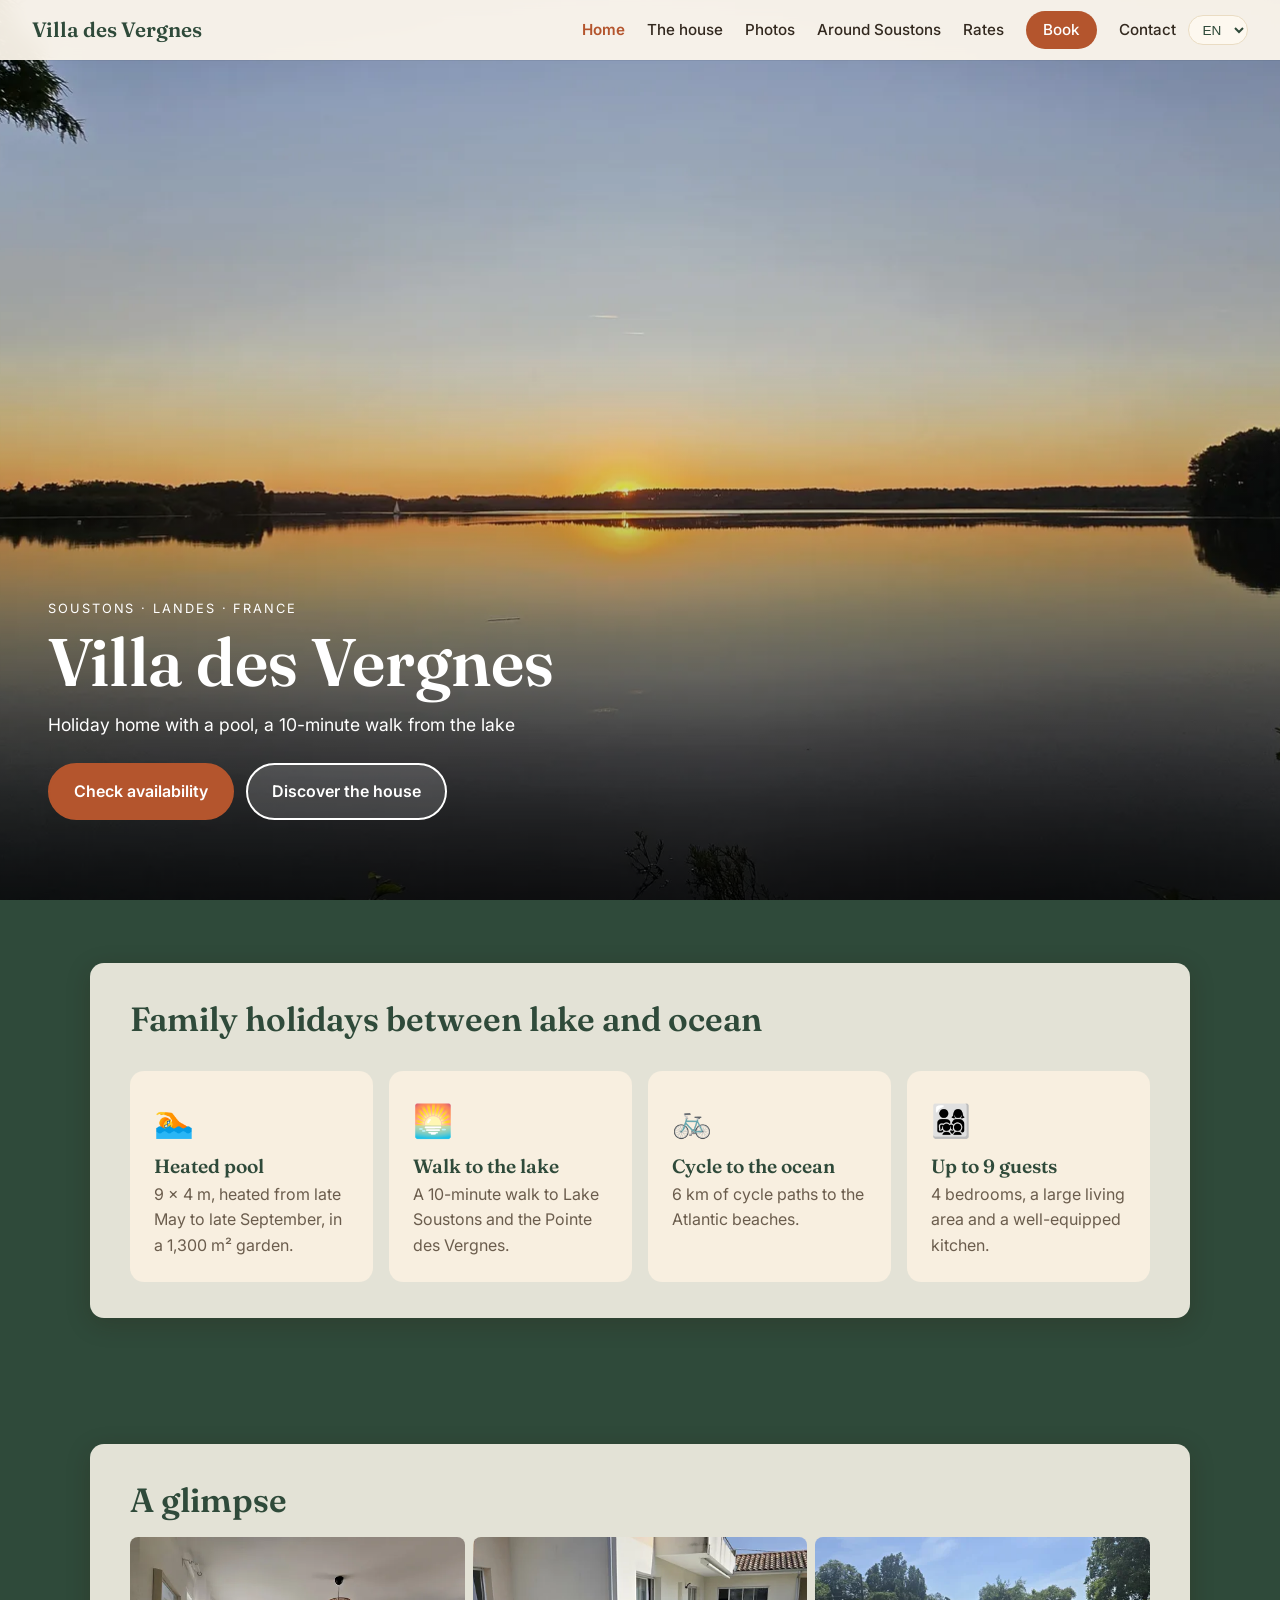
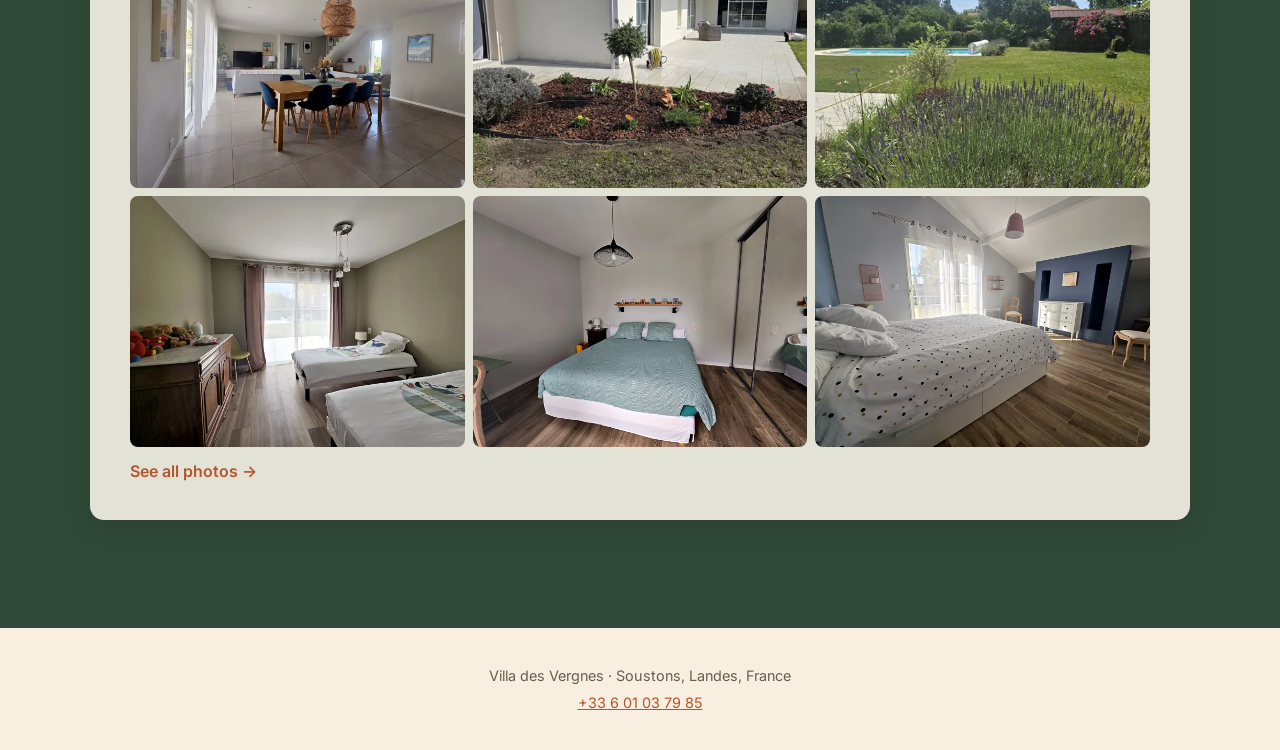
<file: index.html>
<!doctype html>
<html lang="fr">
<head>
  <meta charset="utf-8">
  <meta name="robots" content="noindex, nofollow">
  <meta name="viewport" content="width=device-width, initial-scale=1">
  <title>Villa des Vergnes</title>
  <meta name="description" content="">
  <link rel="preconnect" href="https://fonts.googleapis.com">
  <link rel="preconnect" href="https://fonts.gstatic.com" crossorigin>
  <link href="https://fonts.googleapis.com/css2?family=Fraunces:opsz,wght@9..144,400;9..144,600&family=Inter:wght@400;500;600&display=swap" rel="stylesheet">
  <link rel="stylesheet" href="css/style.css?v=20261108c">
</head>
<body data-page="accueil">
  <!-- L'en-tête (menu) et le pied de page sont construits par js/commun.js -->
  <header class="entete" id="entete"></header>

  <main>
    <section class="accueil">
      <img id="photo-accueil" class="accueil-photo" alt="" fetchpriority="high">
      <div class="accueil-texte">
        <p class="surtitre" data-t="accueil.surtitre"></p>
        <h1 id="nom-maison"></h1>
        <p data-t="accueil.sousTitre"></p>
        <div class="boutons">
          <a id="bouton-reserver" class="bouton" data-t="accueil.bouton"></a>
          <a id="bouton-maison" class="bouton bouton-clair" data-t="accueil.boutonMaison"></a>
        </div>
      </div>
    </section>

    <section class="section">
      <div class="conteneur">
        <h2 data-t="accueil.titreAtouts"></h2>
        <ul class="atouts" id="atouts"></ul>
      </div>
    </section>

    <section class="section section-claire">
      <div class="conteneur">
        <h2 data-t="accueil.titrePhotos"></h2>
        <div class="bandeau-photos" id="bandeau-photos"></div>
        <a id="lien-photos" class="lien-fleche" data-t="accueil.voirPhotos"></a>
      </div>
    </section>
  </main>

  <footer class="pied" id="pied"></footer>

  <!-- 1. données  2. liste des photos  3. textes  4. code commun  5. code de cette page -->
  <script src="config.js?v=20261108c"></script>
  <script src="photos/liste-photos.js?v=20261108c"></script>
  <script src="textes/fr.js?v=20261108c"></script>
  <script src="textes/en.js?v=20261108c"></script>
  <script src="textes/de.js?v=20261108c"></script>
  <script src="textes/es.js?v=20261108c"></script>
  <script src="textes/nl.js?v=20261108c"></script>
  <script src="js/commun.js?v=20261108c"></script>
  <script src="js/page-accueil.js?v=20261108c"></script>
</body>
</html>
</file>
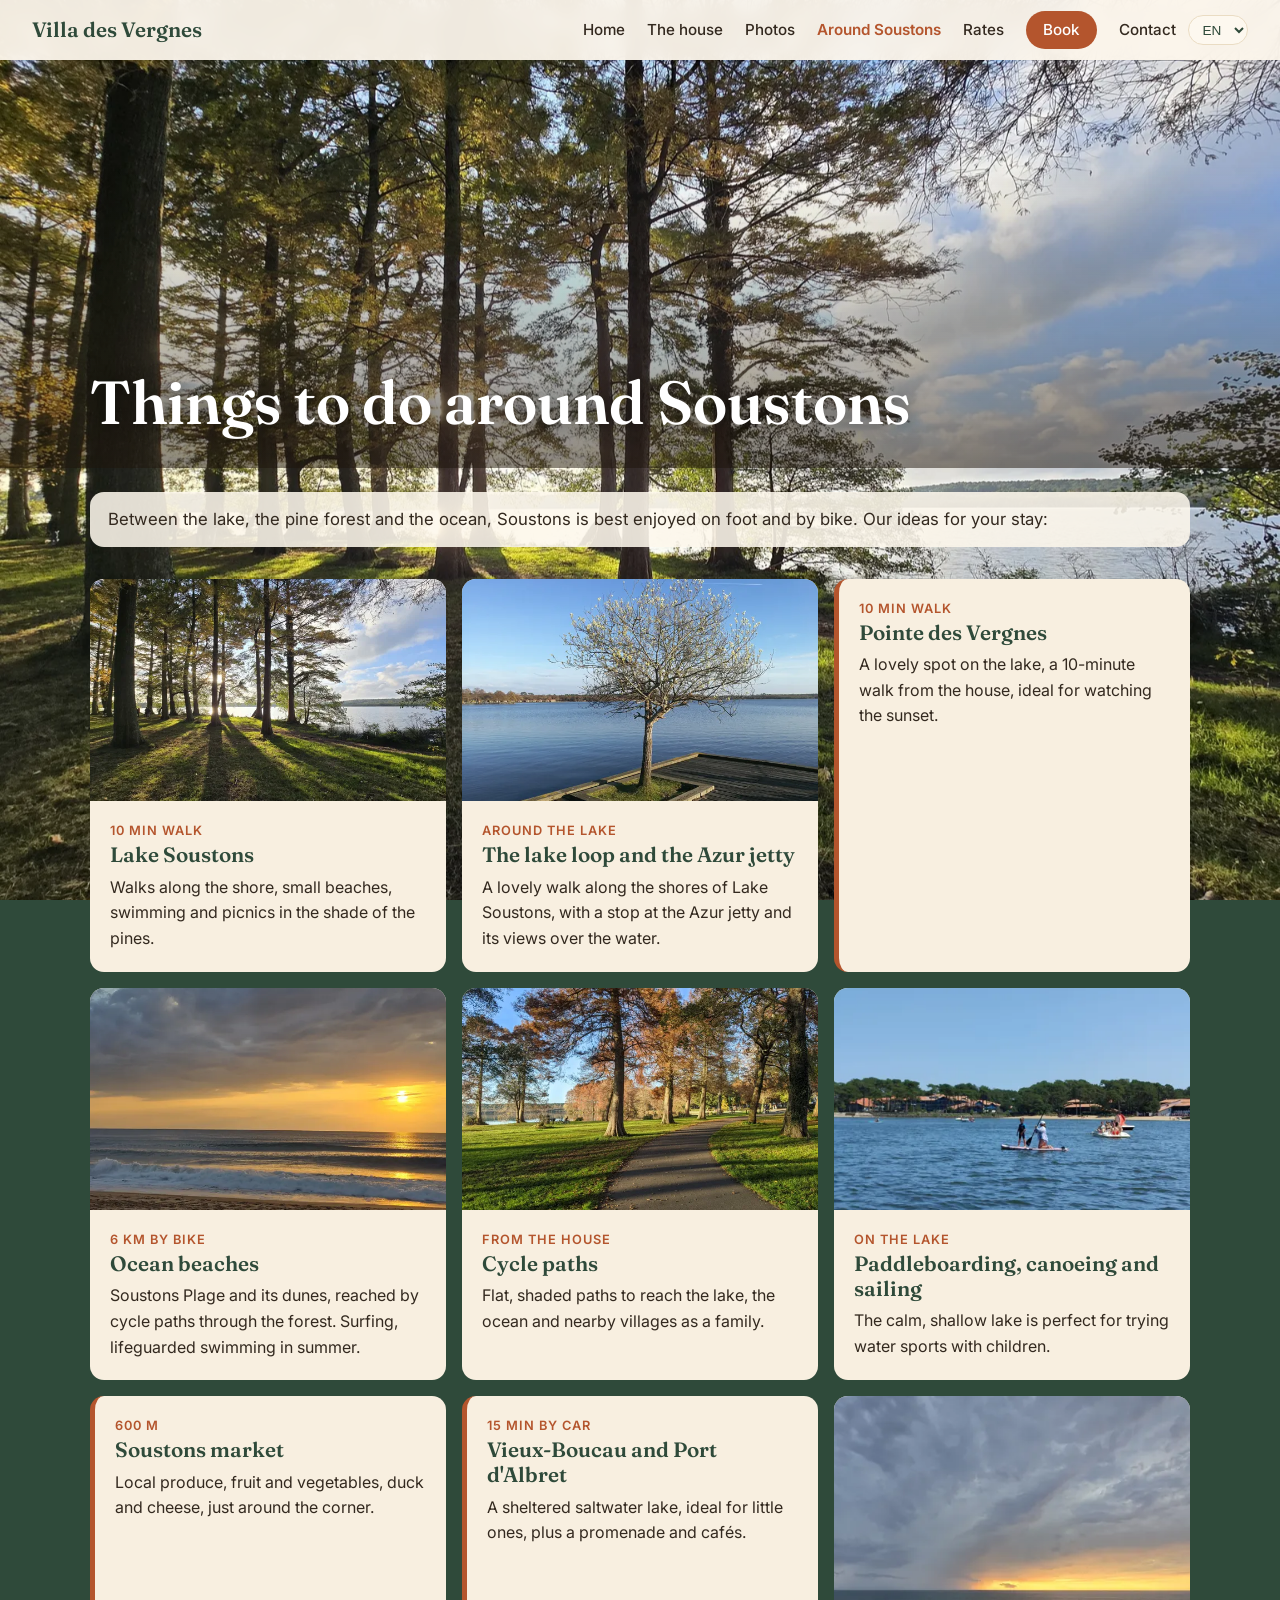
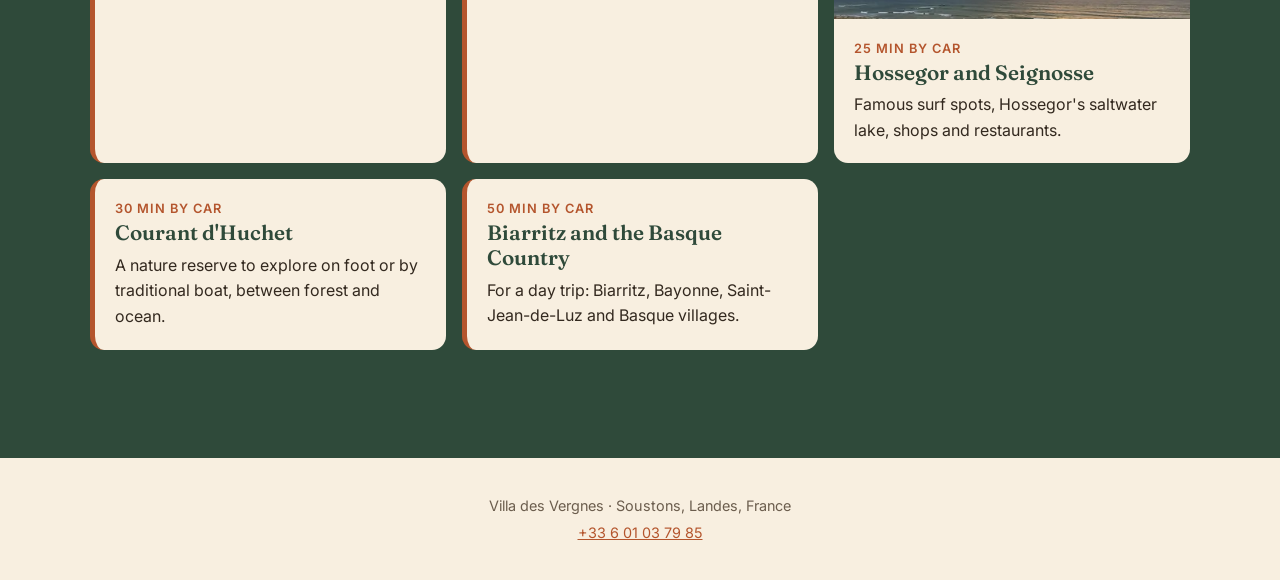
<file: autour.html>
<!doctype html>
<html lang="fr">
<head>
  <meta charset="utf-8">
  <meta name="robots" content="noindex, nofollow">
  <meta name="viewport" content="width=device-width, initial-scale=1">
  <title>Villa des Vergnes</title>
  <meta name="description" content="">
  <link rel="preconnect" href="https://fonts.googleapis.com">
  <link rel="preconnect" href="https://fonts.gstatic.com" crossorigin>
  <link href="https://fonts.googleapis.com/css2?family=Fraunces:opsz,wght@9..144,400;9..144,600&family=Inter:wght@400;500;600&display=swap" rel="stylesheet">
  <link rel="stylesheet" href="css/style.css?v=20261108c">
</head>
<body data-page="autour">
  <!-- L'en-tête (menu) et le pied de page sont construits par js/commun.js -->
  <header class="entete" id="entete"></header>

  <main>
    <div class="bandeau-page">
      <h1 data-t="autour.titre"></h1>
    </div>

    <section class="section en-tete-page">
      <div class="conteneur">
        <p class="intro" data-t="autour.intro"></p>
        <div class="lieux" id="lieux"></div>
      </div>
    </section>
  </main>

  <footer class="pied" id="pied"></footer>

  <!-- 1. données  2. liste des photos  3. textes  4. code commun  5. code de cette page -->
  <script src="config.js?v=20261108c"></script>
  <script src="photos/liste-photos.js?v=20261108c"></script>
  <script src="textes/fr.js?v=20261108c"></script>
  <script src="textes/en.js?v=20261108c"></script>
  <script src="textes/de.js?v=20261108c"></script>
  <script src="textes/es.js?v=20261108c"></script>
  <script src="textes/nl.js?v=20261108c"></script>
  <script src="js/commun.js?v=20261108c"></script>
  <script src="js/page-autour.js?v=20261108c"></script>
</body>
</html>
</file>
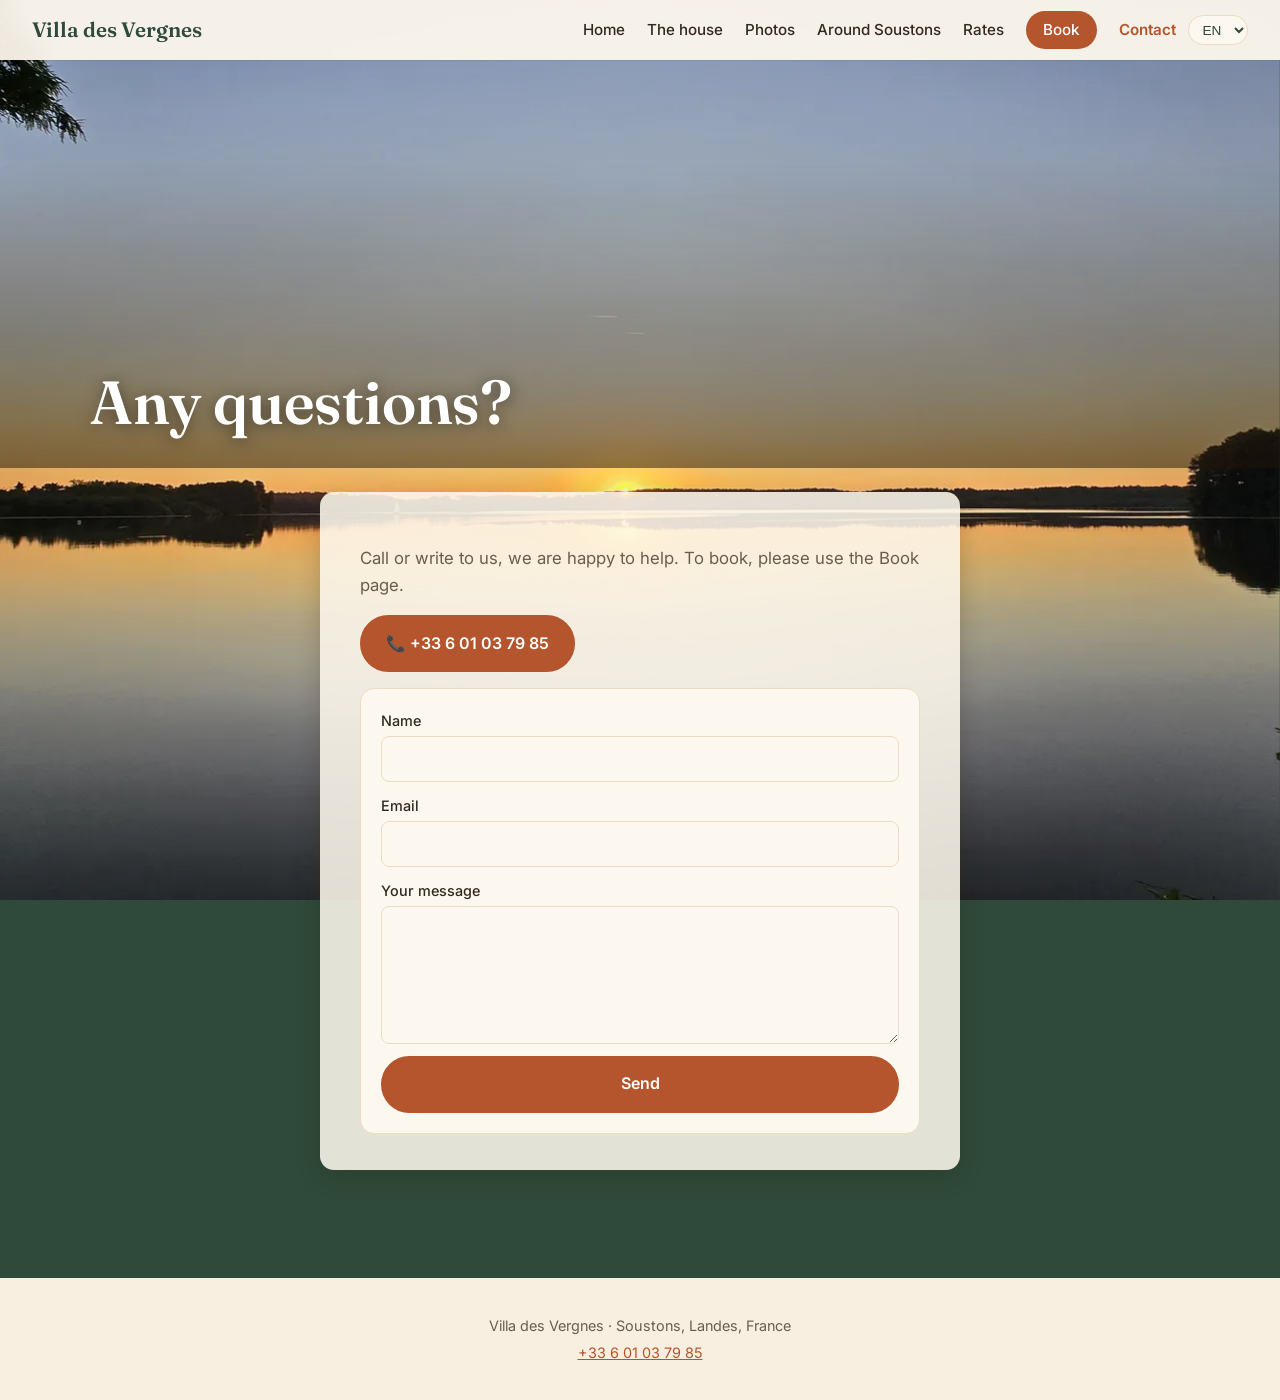
<file: contact.html>
<!doctype html>
<html lang="fr">
<head>
  <meta charset="utf-8">
  <meta name="robots" content="noindex, nofollow">
  <meta name="viewport" content="width=device-width, initial-scale=1">
  <title>Villa des Vergnes</title>
  <meta name="description" content="">
  <link rel="preconnect" href="https://fonts.googleapis.com">
  <link rel="preconnect" href="https://fonts.gstatic.com" crossorigin>
  <link href="https://fonts.googleapis.com/css2?family=Fraunces:opsz,wght@9..144,400;9..144,600&family=Inter:wght@400;500;600&display=swap" rel="stylesheet">
  <link rel="stylesheet" href="css/style.css?v=20261108c">
</head>
<body data-page="contact">
  <!-- L'en-tête (menu) et le pied de page sont construits par js/commun.js -->
  <header class="entete" id="entete"></header>

  <main>
    <div class="bandeau-page">
      <h1 data-t="contact.titre"></h1>
    </div>

    <section class="section en-tete-page">
      <div class="conteneur conteneur-etroit">
        <p class="intro" data-t="contact.intro"></p>
        <p><a id="lien-telephone" class="bouton"></a></p>
        <form id="formulaire" class="formulaire carte">
          <label><span data-t="contact.nom"></span><input name="nom" required autocomplete="name"></label>
          <label><span data-t="contact.email"></span><input name="email" type="email" required autocomplete="email"></label>
          <label><span data-t="contact.message"></span><textarea name="message" rows="5" required></textarea></label>
          <input name="site_web" class="piege" tabindex="-1" autocomplete="off" aria-hidden="true">
          <p class="erreur" id="erreur" hidden></p>
          <button class="bouton" type="submit" id="envoyer" data-t="contact.envoyer"></button>
        </form>
        <p class="merci" id="merci" data-t="contact.merci" hidden></p>
      </div>
    </section>
  </main>

  <footer class="pied" id="pied"></footer>

  <!-- 1. données  2. liste des photos  3. textes  4. code commun  5. code de cette page -->
  <script src="config.js?v=20261108c"></script>
  <script src="photos/liste-photos.js?v=20261108c"></script>
  <script src="textes/fr.js?v=20261108c"></script>
  <script src="textes/en.js?v=20261108c"></script>
  <script src="textes/de.js?v=20261108c"></script>
  <script src="textes/es.js?v=20261108c"></script>
  <script src="textes/nl.js?v=20261108c"></script>
  <script src="js/commun.js?v=20261108c"></script>
  <script src="js/reservations.js?v=20261108c"></script>
  <script src="js/page-contact.js?v=20261108c"></script>
</body>
</html>
</file>
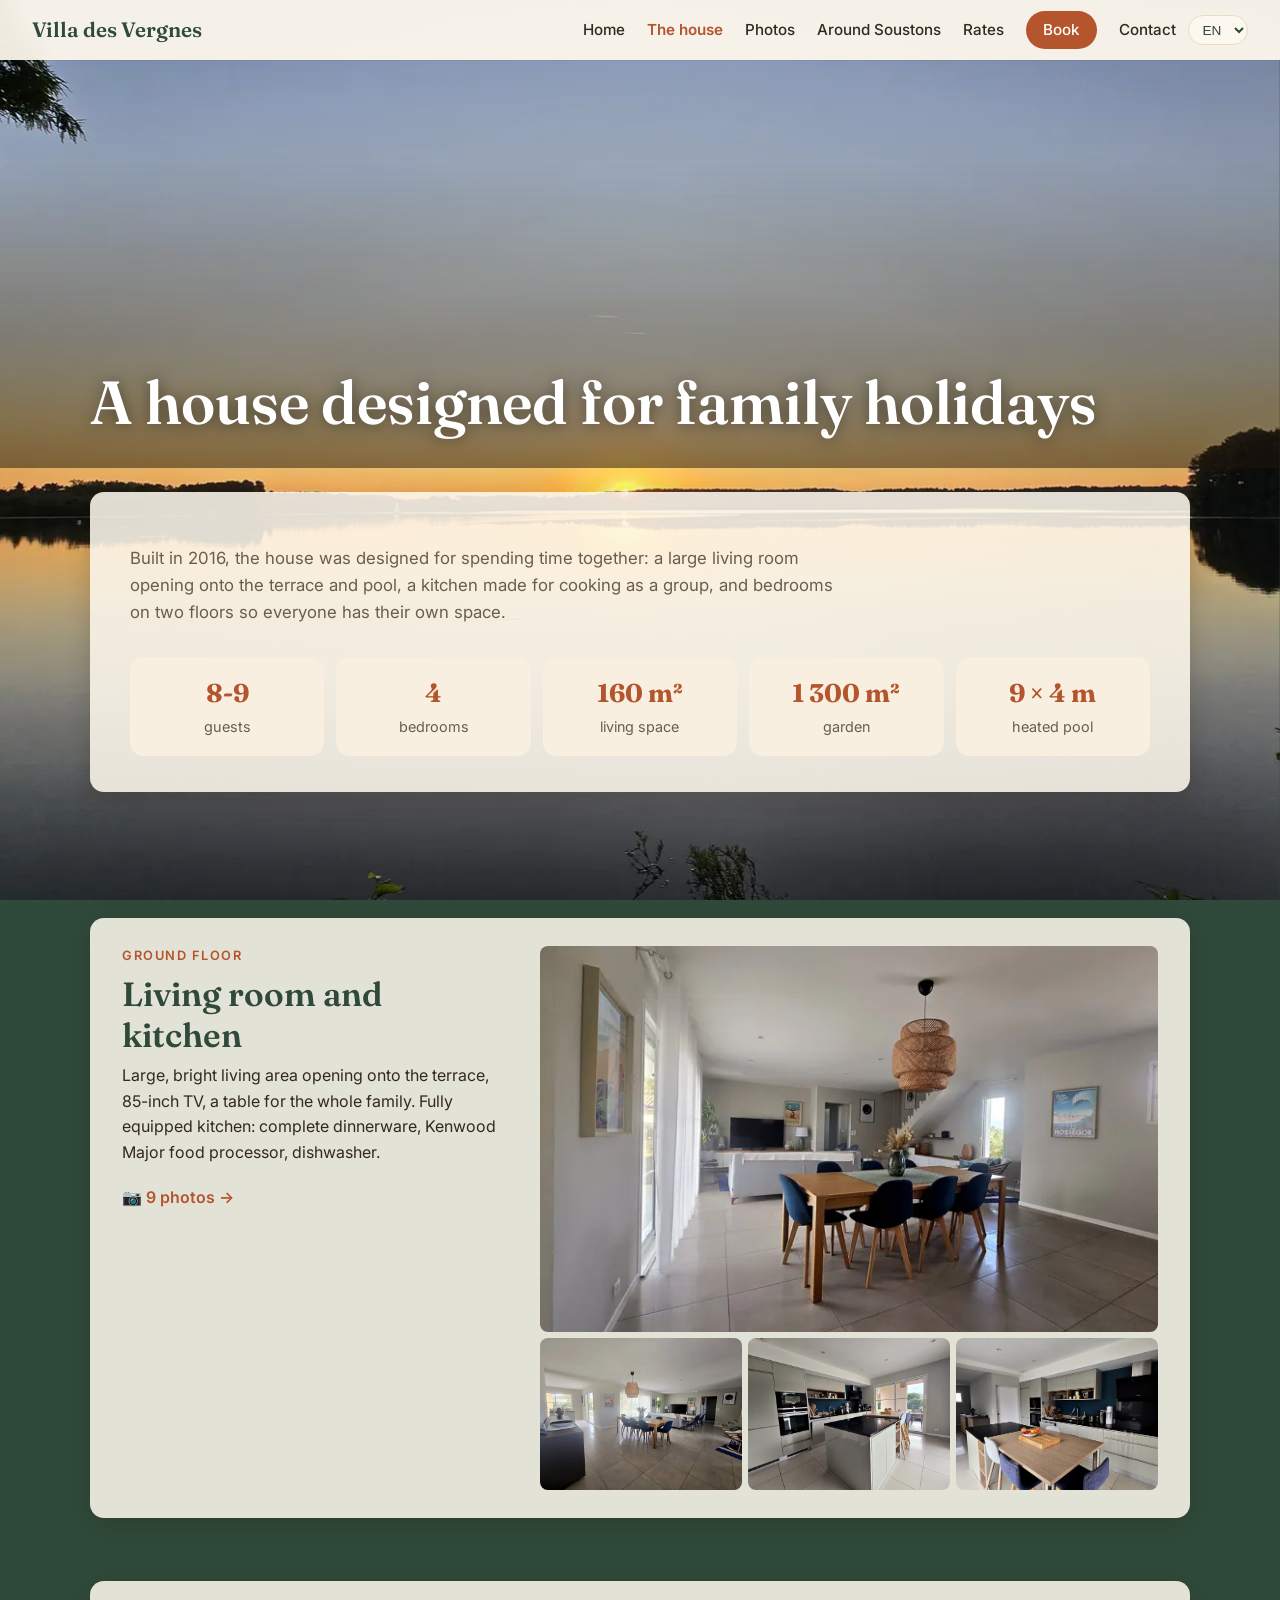
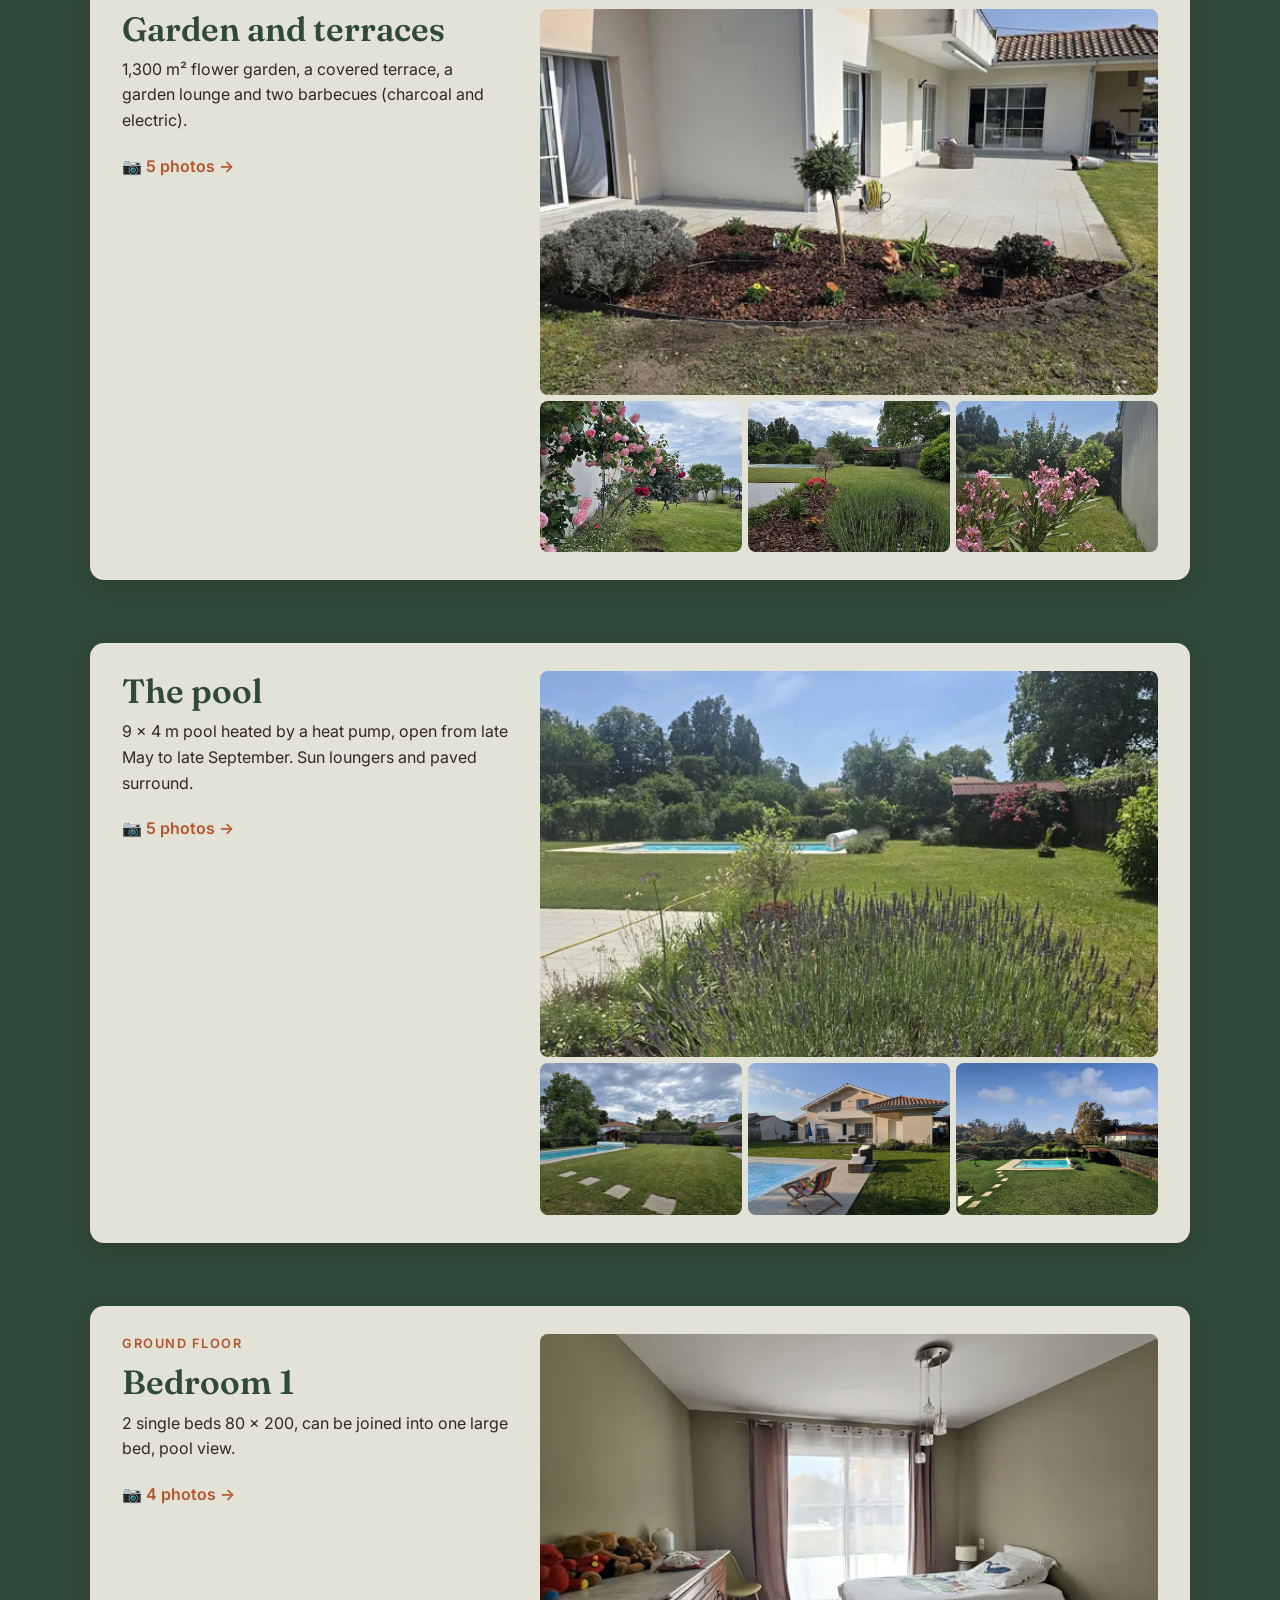
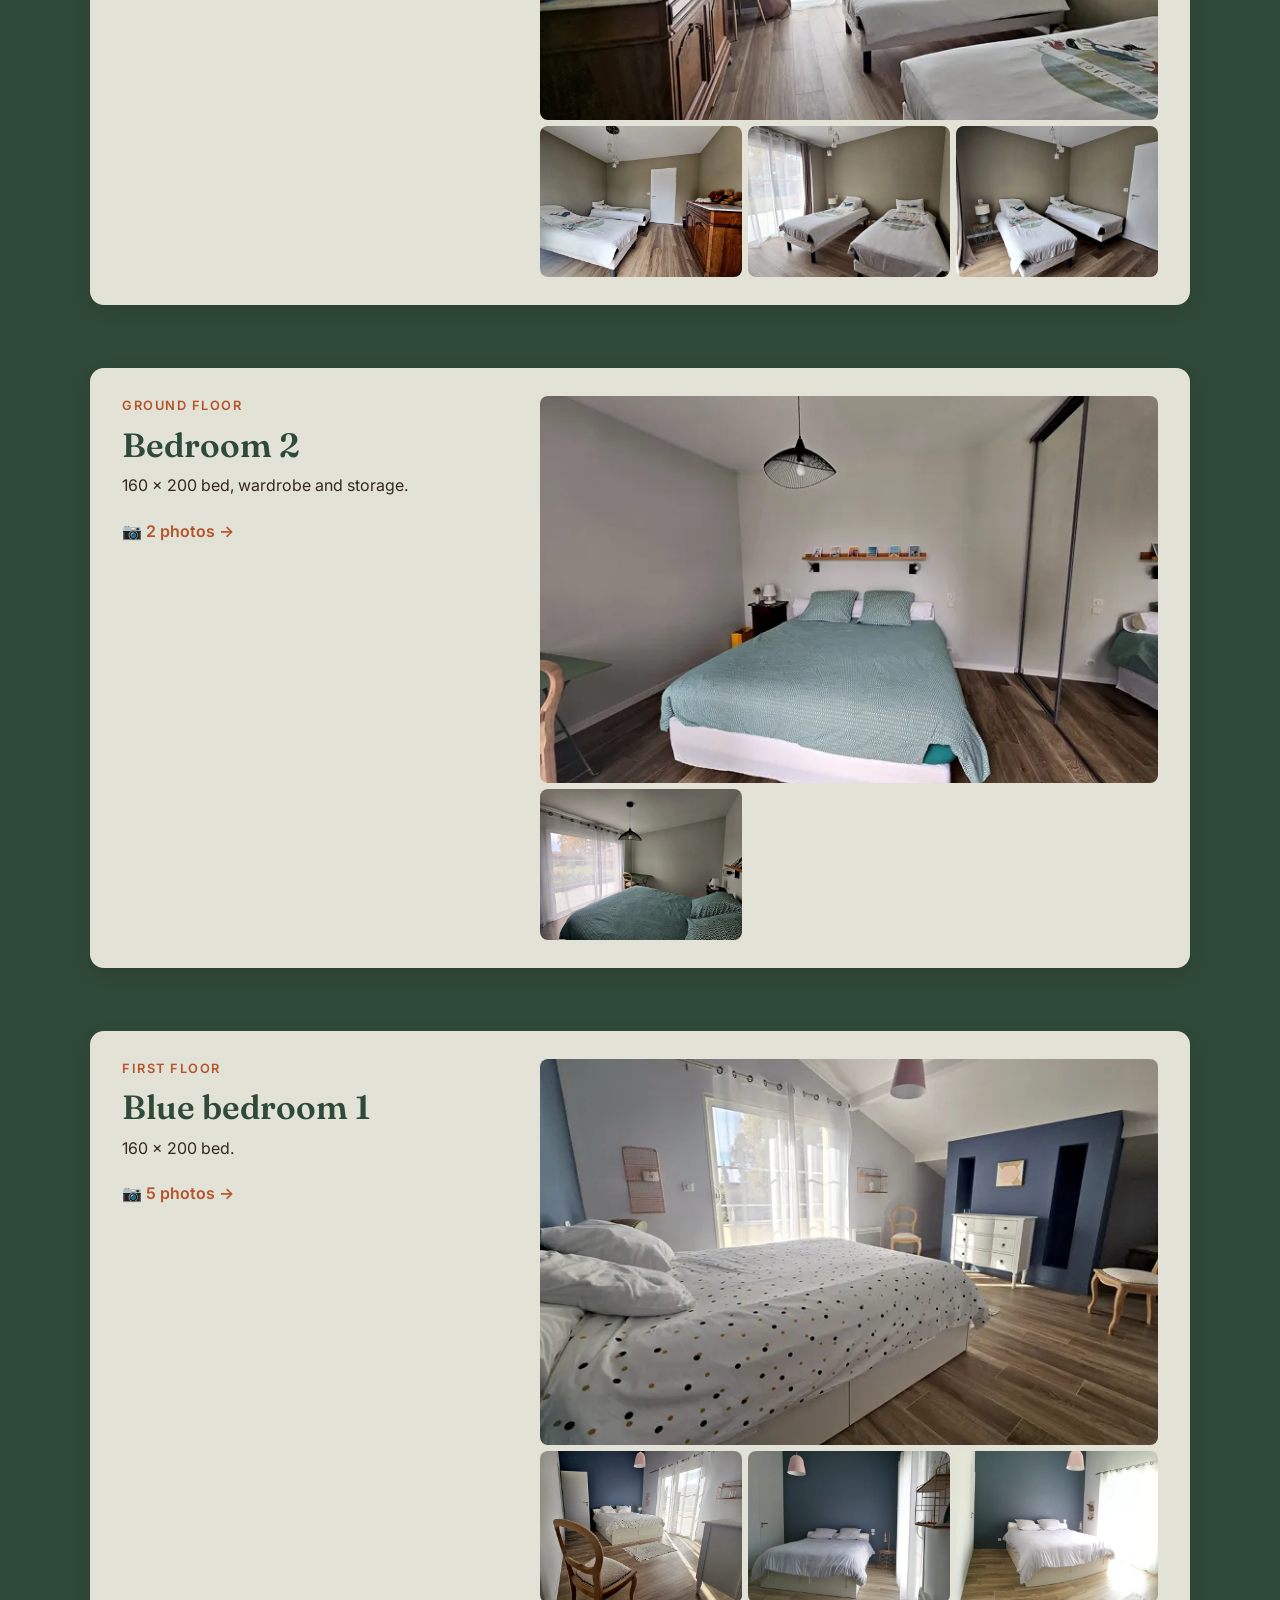
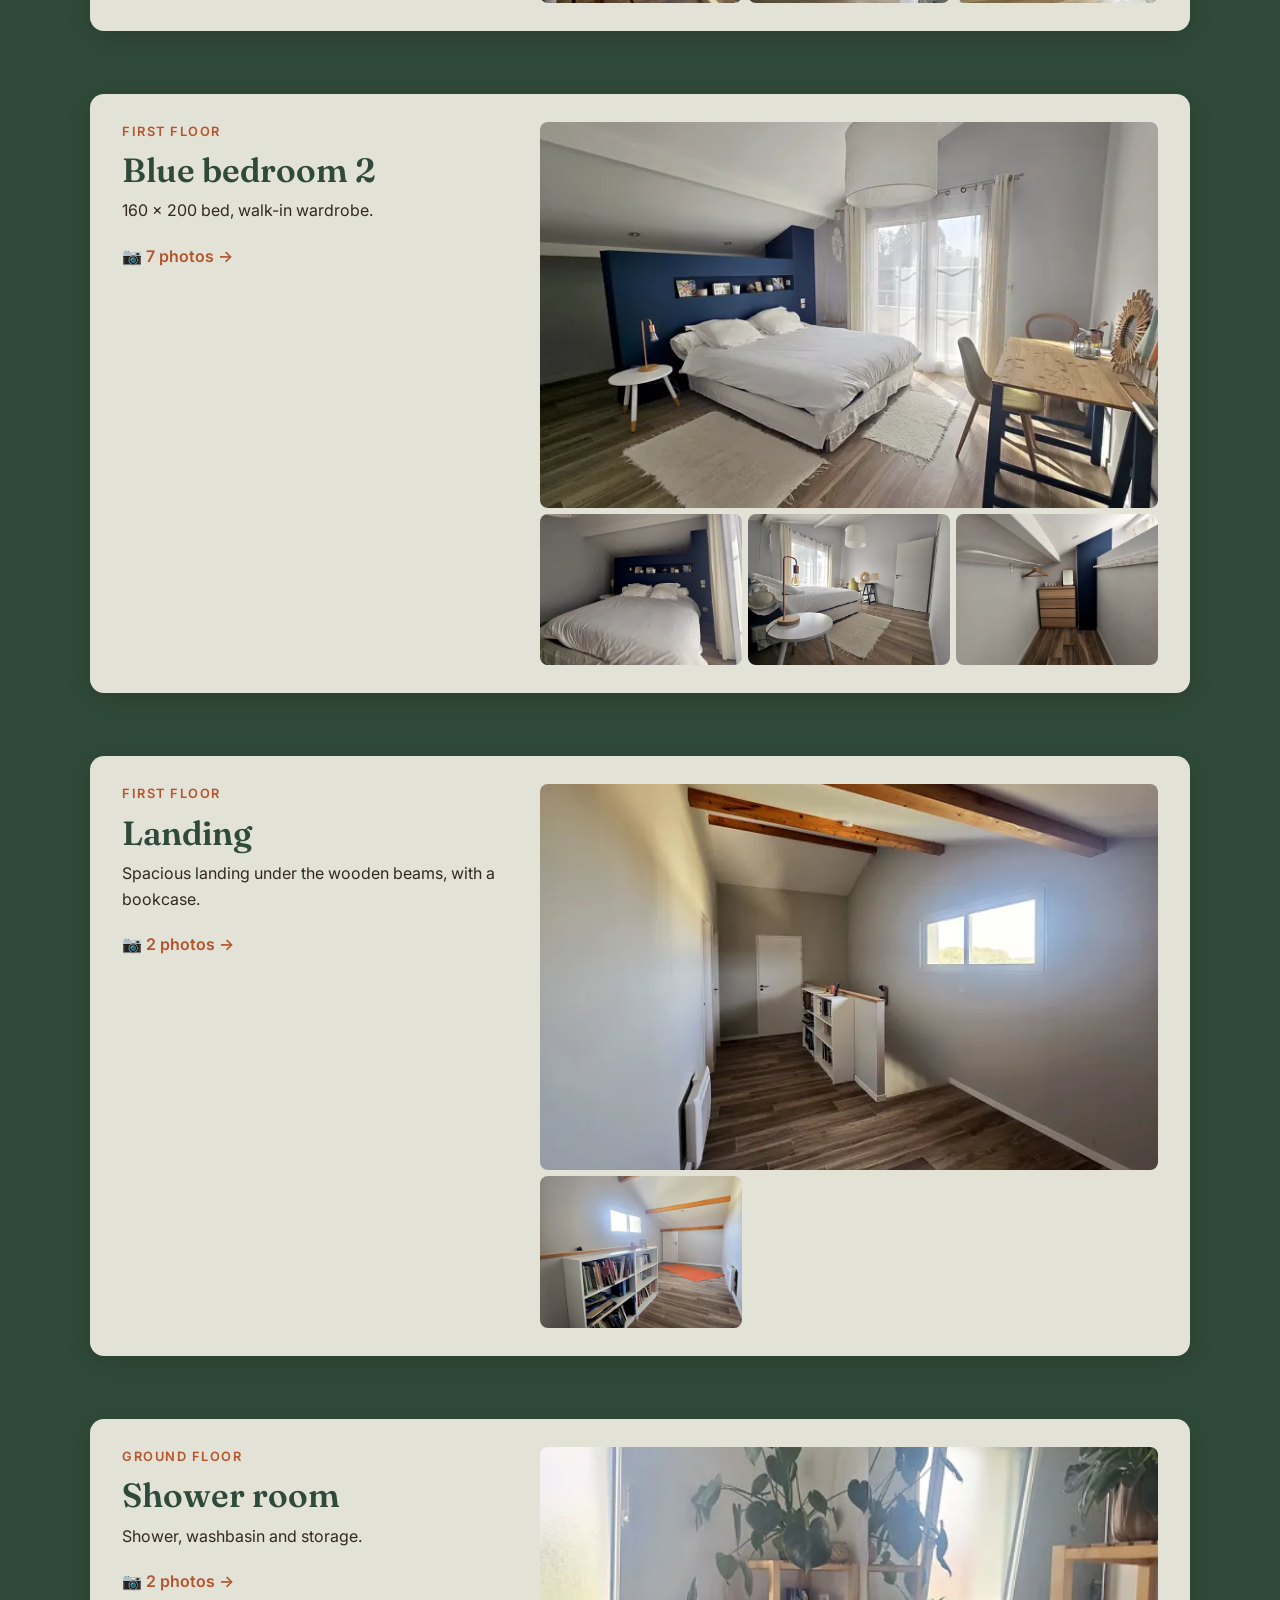
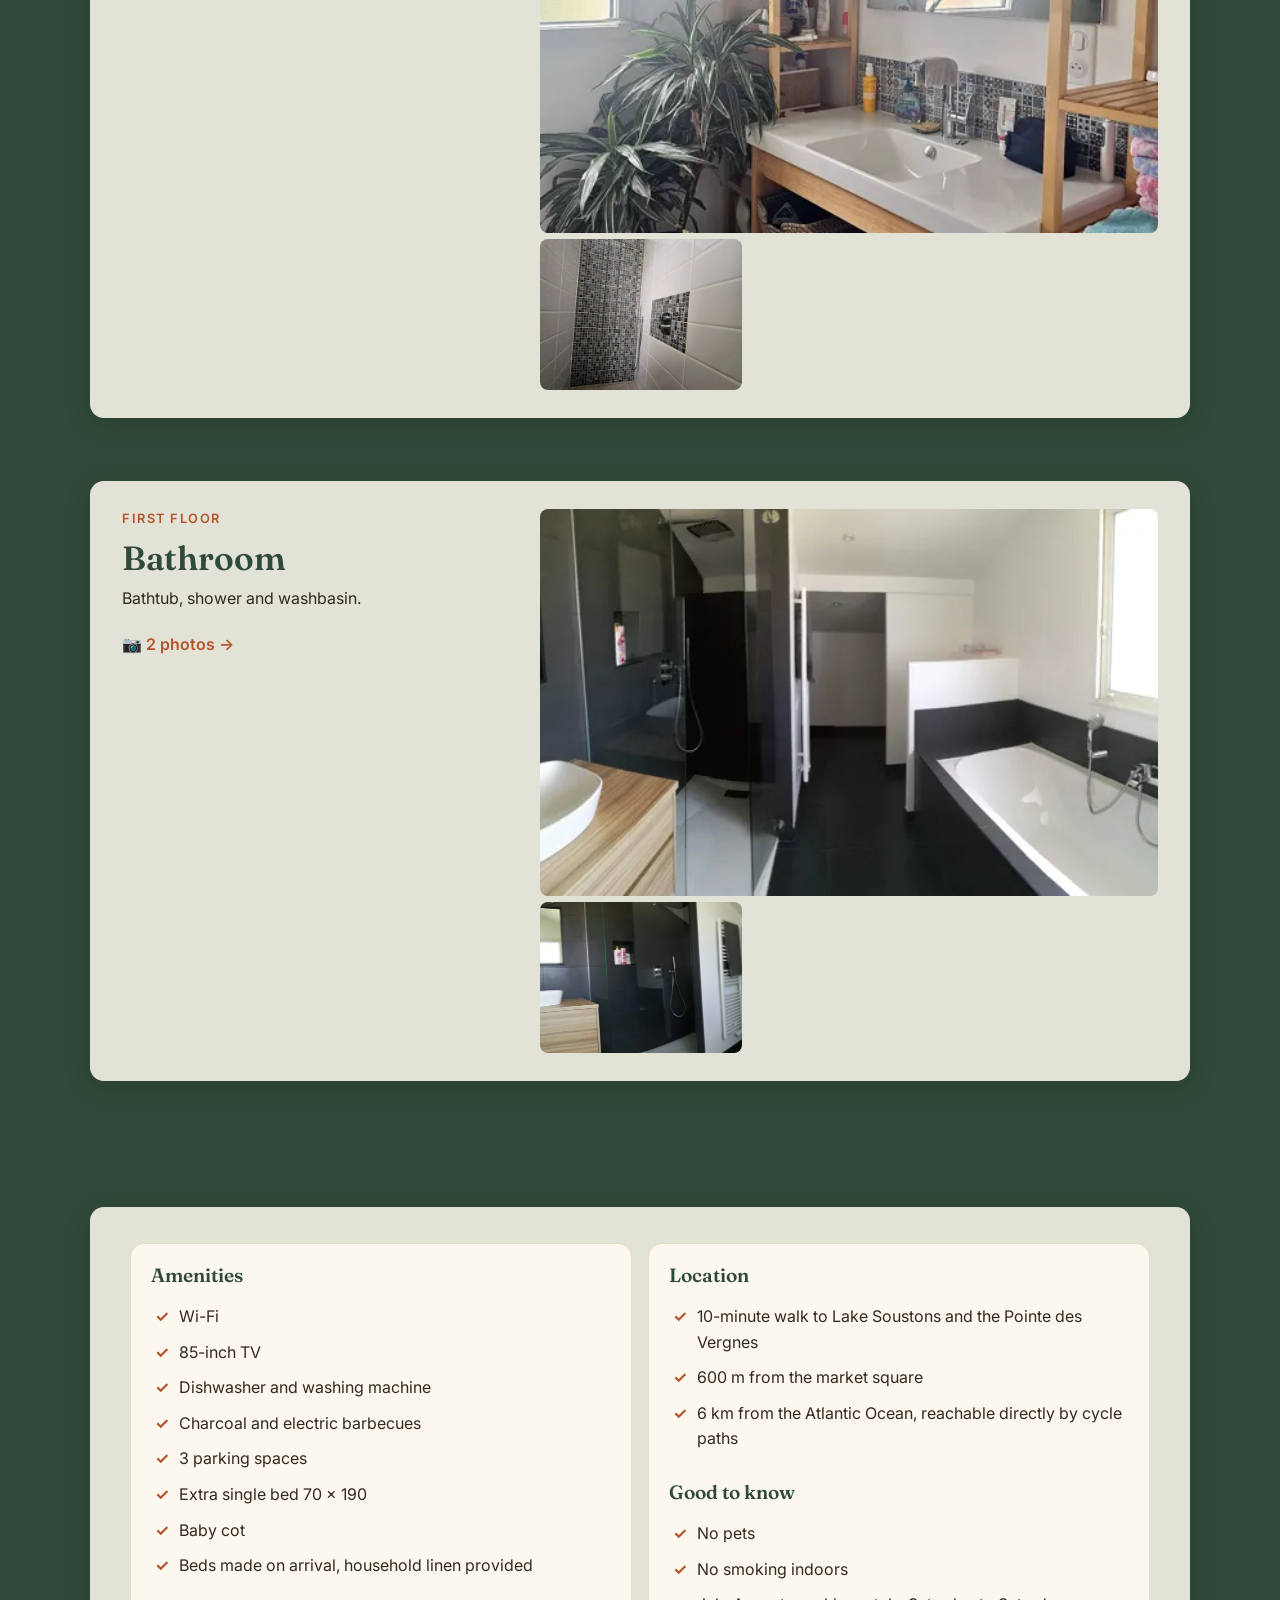
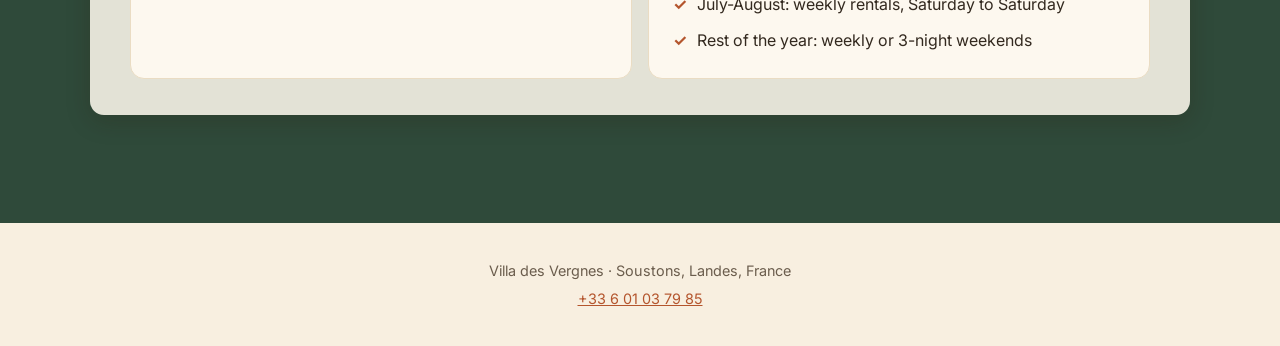
<file: maison.html>
<!doctype html>
<html lang="fr">
<head>
  <meta charset="utf-8">
  <meta name="robots" content="noindex, nofollow">
  <meta name="viewport" content="width=device-width, initial-scale=1">
  <title>Villa des Vergnes</title>
  <meta name="description" content="">
  <link rel="preconnect" href="https://fonts.googleapis.com">
  <link rel="preconnect" href="https://fonts.gstatic.com" crossorigin>
  <link href="https://fonts.googleapis.com/css2?family=Fraunces:opsz,wght@9..144,400;9..144,600&family=Inter:wght@400;500;600&display=swap" rel="stylesheet">
  <link rel="stylesheet" href="css/style.css?v=20261108c">
</head>
<body data-page="maison">
  <!-- L'en-tête (menu) et le pied de page sont construits par js/commun.js -->
  <header class="entete" id="entete"></header>

  <main>
    <div class="bandeau-page">
      <h1 data-t="maison.titre"></h1>
    </div>

    <section class="section en-tete-page">
      <div class="conteneur">
        <p class="intro" data-t="maison.intro"></p>
        <ul class="chiffres" id="liste-chiffres"></ul>
      </div>
    </section>

    <!-- Une rubrique par pièce, avec ses photos (construite par js/page-maison.js) -->
    <section class="section section-serree">
      <div class="conteneur" id="pieces"></div>
    </section>

    <section class="section section-claire">
      <div class="conteneur deux-colonnes">
        <div class="carte">
          <h3 data-t="maison.titreEquipements"></h3>
          <ul class="liste-coches" id="liste-equipements"></ul>
        </div>
        <div class="carte">
          <h3 data-t="maison.titreSituation"></h3>
          <ul class="liste-coches" id="liste-situation"></ul>
          <h3 class="espace-haut" data-t="maison.titreRegles"></h3>
          <ul class="liste-coches" id="liste-regles"></ul>
        </div>
      </div>
    </section>
  </main>

  <footer class="pied" id="pied"></footer>

  <!-- 1. données  2. liste des photos  3. textes  4. code commun  5. code de cette page -->
  <script src="config.js?v=20261108c"></script>
  <script src="photos/liste-photos.js?v=20261108c"></script>
  <script src="textes/fr.js?v=20261108c"></script>
  <script src="textes/en.js?v=20261108c"></script>
  <script src="textes/de.js?v=20261108c"></script>
  <script src="textes/es.js?v=20261108c"></script>
  <script src="textes/nl.js?v=20261108c"></script>
  <script src="js/commun.js?v=20261108c"></script>
  <script src="js/page-maison.js?v=20261108c"></script>
</body>
</html>
</file>
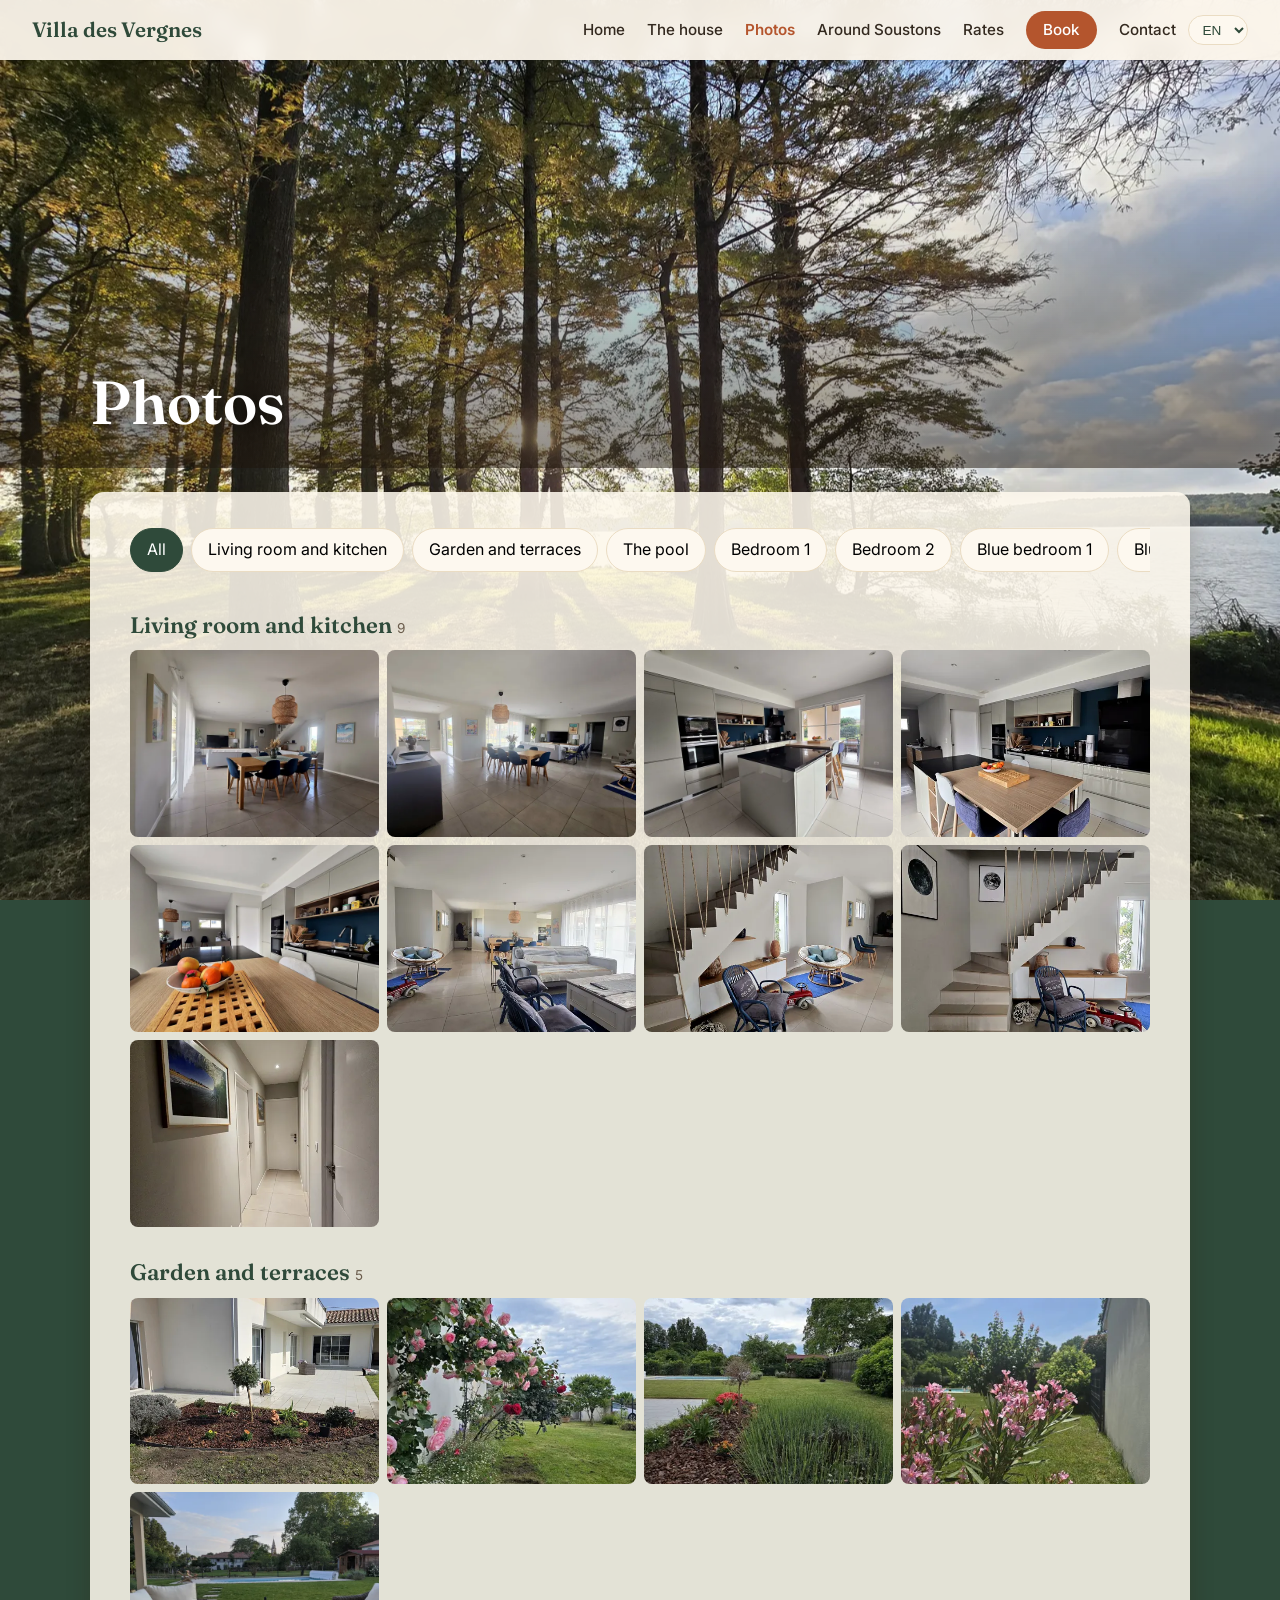
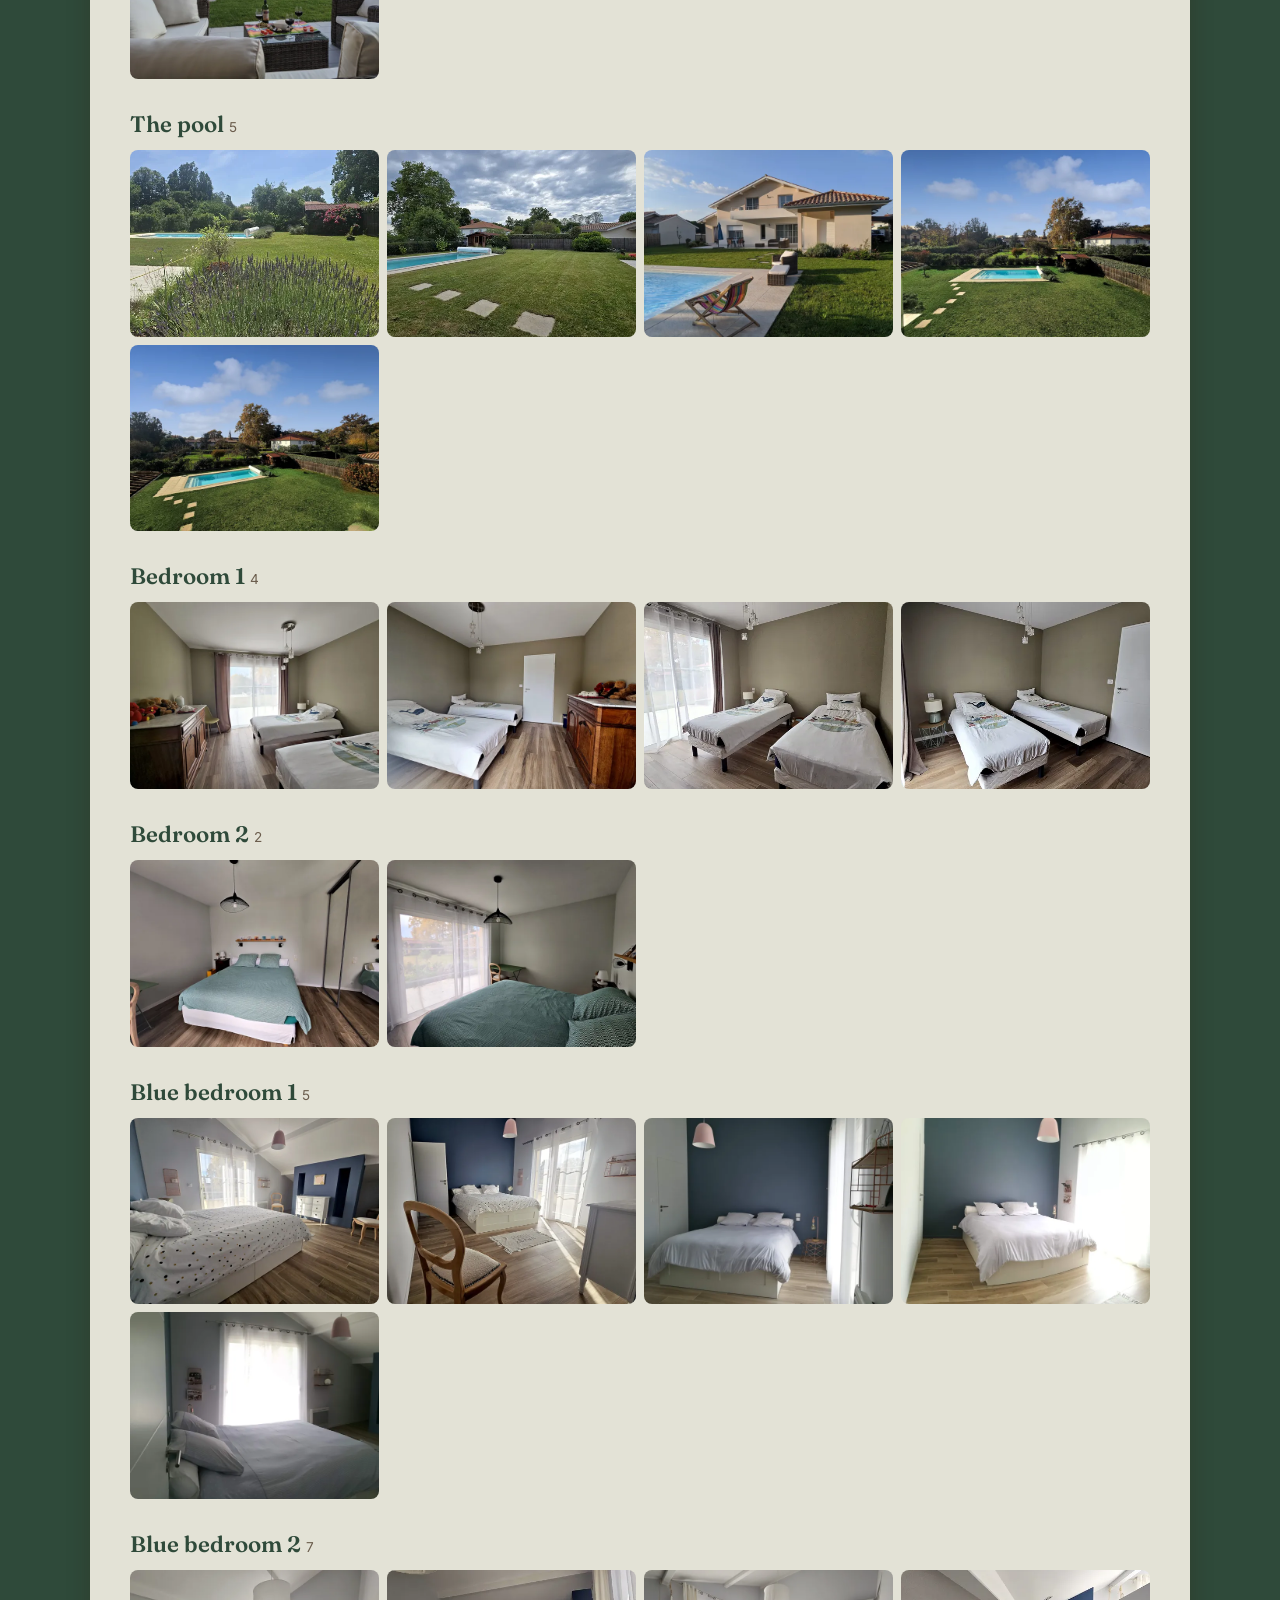
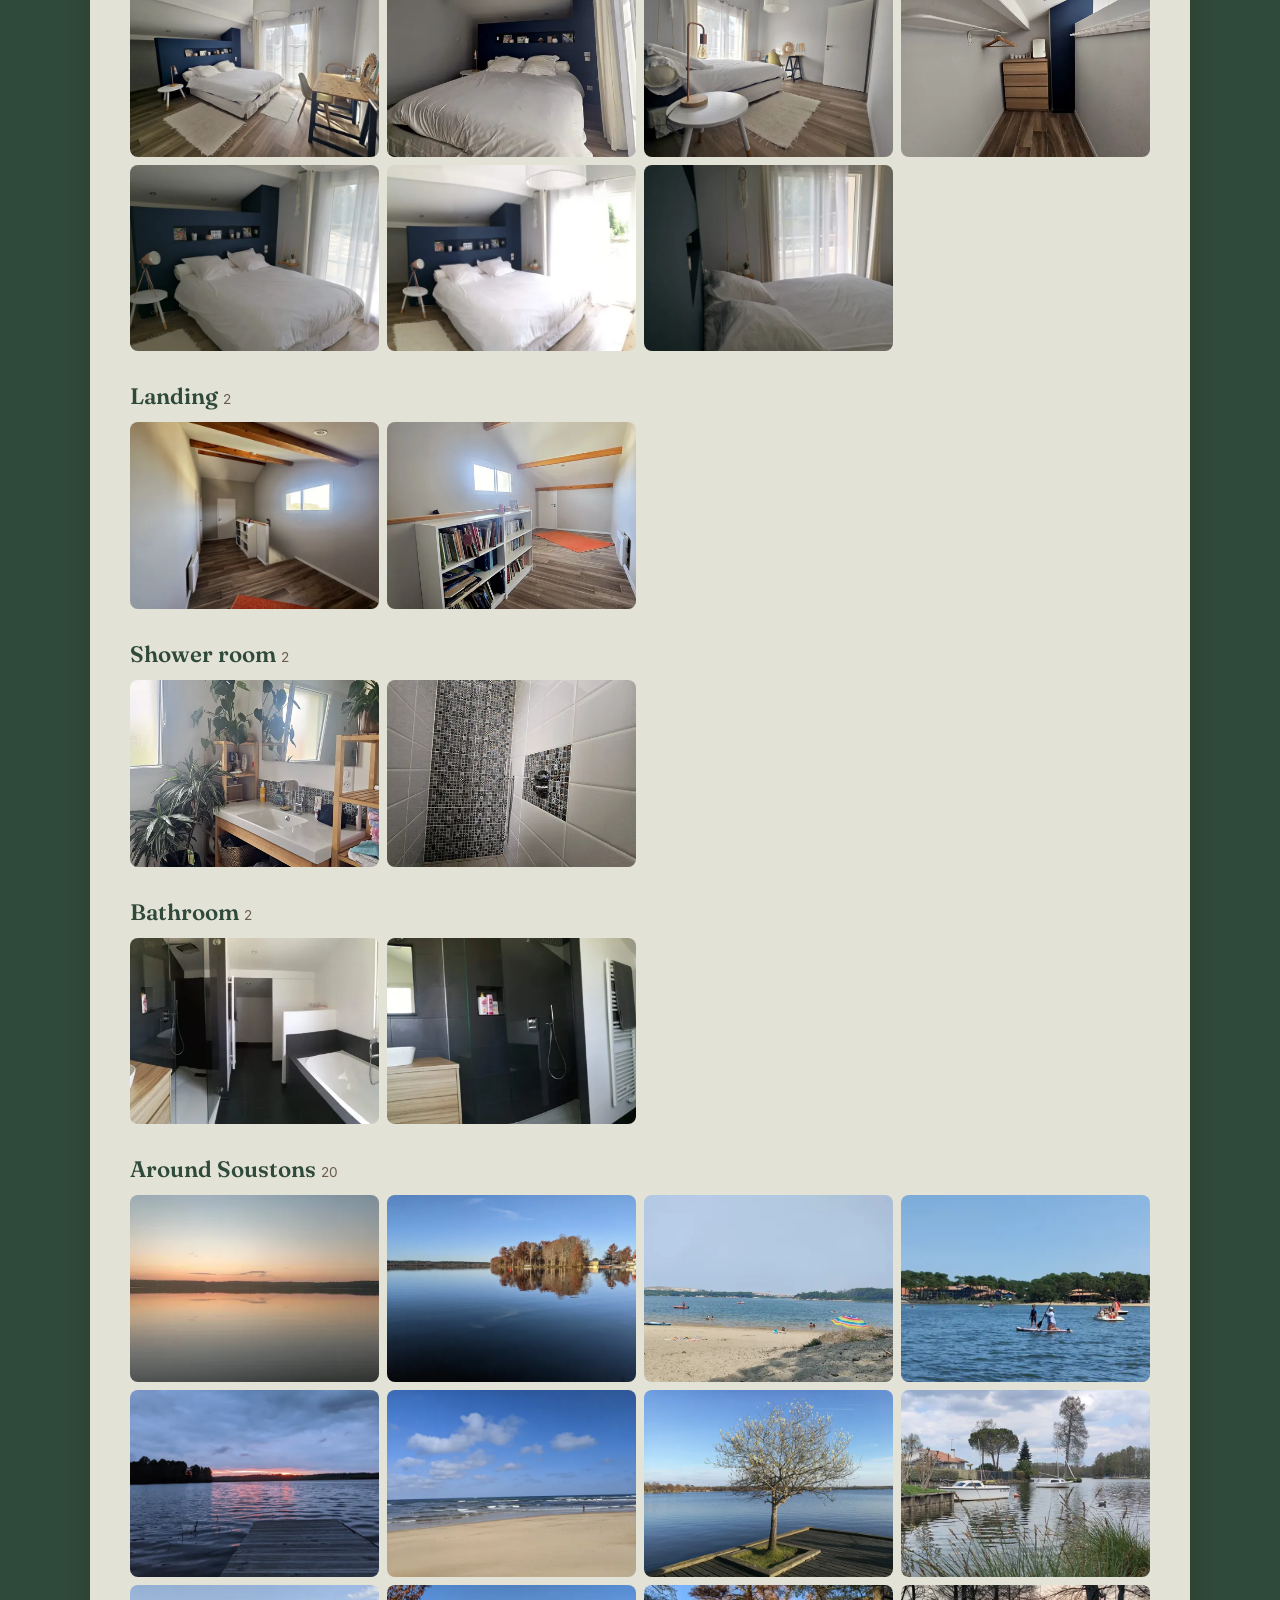
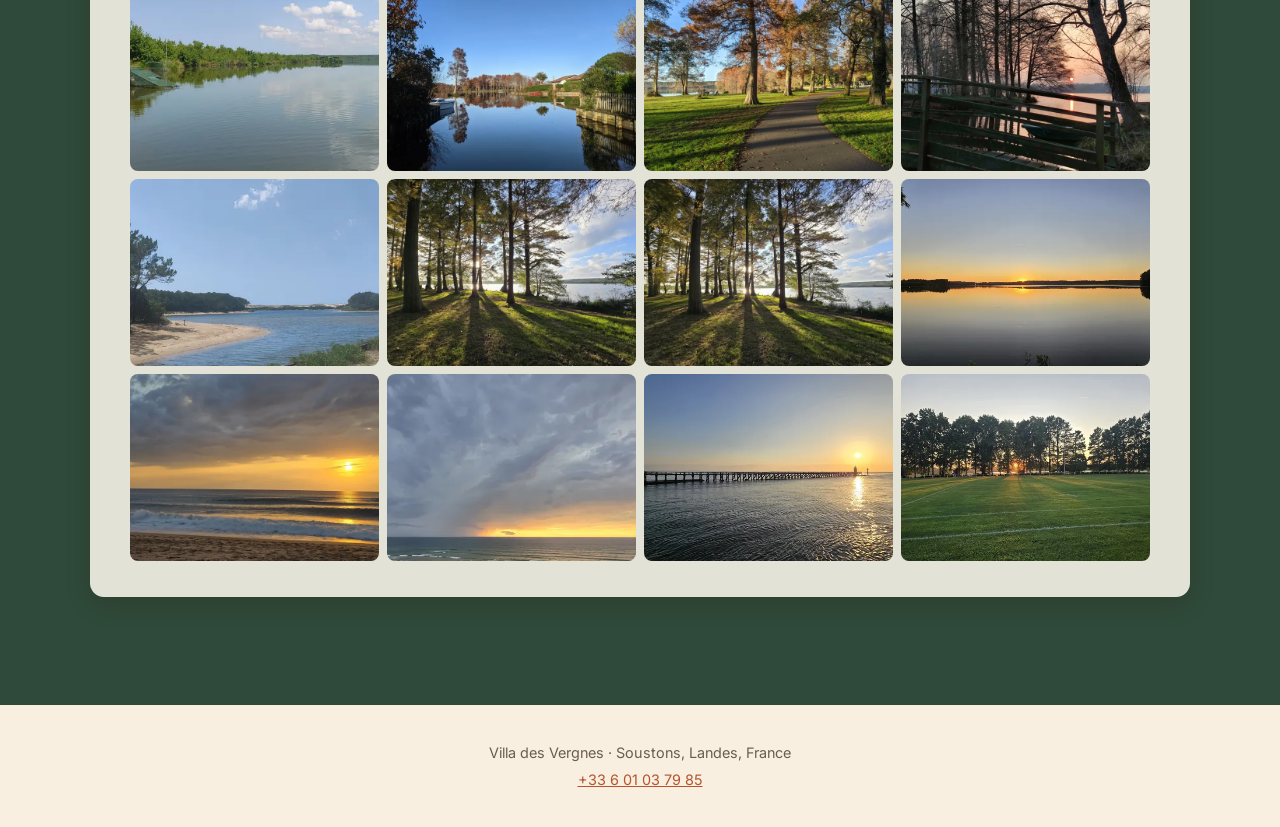
<file: photos.html>
<!doctype html>
<html lang="fr">
<head>
  <meta charset="utf-8">
  <meta name="robots" content="noindex, nofollow">
  <meta name="viewport" content="width=device-width, initial-scale=1">
  <title>Villa des Vergnes</title>
  <meta name="description" content="">
  <link rel="preconnect" href="https://fonts.googleapis.com">
  <link rel="preconnect" href="https://fonts.gstatic.com" crossorigin>
  <link href="https://fonts.googleapis.com/css2?family=Fraunces:opsz,wght@9..144,400;9..144,600&family=Inter:wght@400;500;600&display=swap" rel="stylesheet">
  <link rel="stylesheet" href="css/style.css?v=20261108c">
</head>
<body data-page="photos">
  <!-- L'en-tête (menu) et le pied de page sont construits par js/commun.js -->
  <header class="entete" id="entete"></header>

  <main>
    <div class="bandeau-page">
      <h1 data-t="photos.titre"></h1>
    </div>

    <section class="section en-tete-page">
      <div class="conteneur">
        <div class="filtres" id="filtres"></div>
        <div id="galerie"></div>
      </div>
    </section>
  </main>

  <footer class="pied" id="pied"></footer>

  <!-- 1. données  2. liste des photos  3. textes  4. code commun  5. code de cette page -->
  <script src="config.js?v=20261108c"></script>
  <script src="photos/liste-photos.js?v=20261108c"></script>
  <script src="textes/fr.js?v=20261108c"></script>
  <script src="textes/en.js?v=20261108c"></script>
  <script src="textes/de.js?v=20261108c"></script>
  <script src="textes/es.js?v=20261108c"></script>
  <script src="textes/nl.js?v=20261108c"></script>
  <script src="js/commun.js?v=20261108c"></script>
  <script src="js/page-photos.js?v=20261108c"></script>
</body>
</html>
</file>
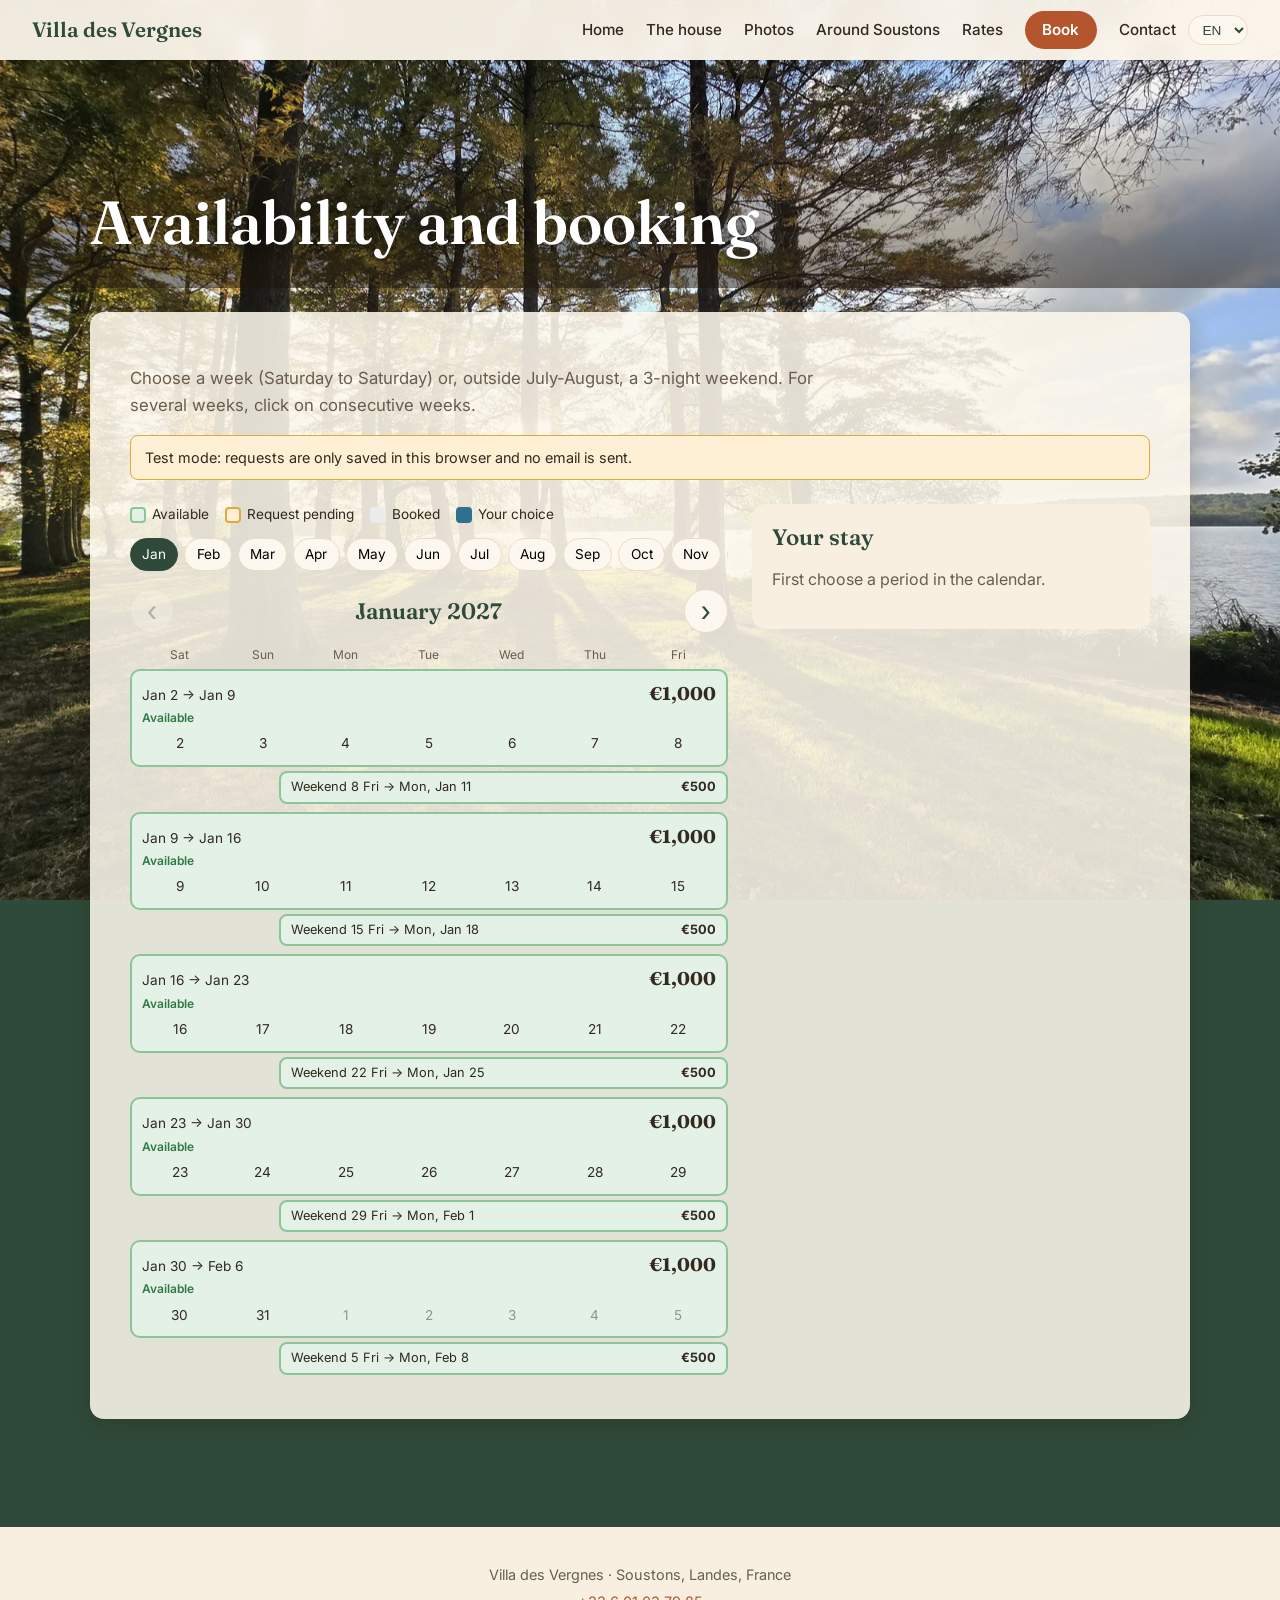
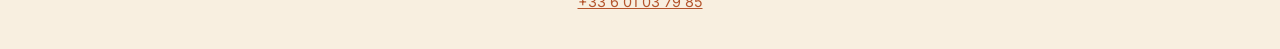
<file: reserver.html>
<!doctype html>
<html lang="fr">
<head>
  <meta charset="utf-8">
  <meta name="robots" content="noindex, nofollow">
  <meta name="viewport" content="width=device-width, initial-scale=1">
  <title>Villa des Vergnes</title>
  <meta name="description" content="">
  <link rel="preconnect" href="https://fonts.googleapis.com">
  <link rel="preconnect" href="https://fonts.gstatic.com" crossorigin>
  <link href="https://fonts.googleapis.com/css2?family=Fraunces:opsz,wght@9..144,400;9..144,600&family=Inter:wght@400;500;600&display=swap" rel="stylesheet">
  <link rel="stylesheet" href="css/style.css?v=20261108c">
</head>
<body data-page="reserver">
  <!-- L'en-tête (menu) et le pied de page sont construits par js/commun.js -->
  <header class="entete" id="entete"></header>

  <main>
    <div class="bandeau-page">
      <h1 data-t="reserver.titre"></h1>
    </div>

    <section class="section en-tete-page">
      <div class="conteneur">
        <p class="intro" data-t="reserver.intro"></p>
        <p class="bandeau-essai" id="bandeau-essai" data-t="reserver.modeEssai" hidden></p>

        <div class="reservation">
          <!-- Calendrier -->
          <div class="calendrier-zone">
            <ul class="legende-calendrier" id="legende"></ul>
            <div class="mois-choix" id="mois-choix"></div>
            <div class="mois-nav">
              <button id="mois-prec" class="fleche" data-t-aria="reserver.moisPrecedent">‹</button>
              <h2 id="mois-titre"></h2>
              <button id="mois-suiv" class="fleche" data-t-aria="reserver.moisSuivant">›</button>
            </div>
            <div class="calendrier" id="calendrier"></div>
          </div>

          <!-- Récapitulatif et formulaire -->
          <aside class="recap" id="recap">
            <h2 data-t="reserver.titreRecap"></h2>
            <div id="recap-contenu"></div>
            <form id="formulaire" class="formulaire" hidden>
              <h3 data-t="reserver.titreFormulaire"></h3>
              <label><span data-t="reserver.nom"></span><input name="nom" required autocomplete="name"></label>
              <label><span data-t="reserver.email"></span><input name="email" type="email" required autocomplete="email"></label>
              <label><span data-t="reserver.telephone"></span><input name="telephone" type="tel" autocomplete="tel"></label>
              <div class="deux-champs">
                <label><span data-t="reserver.adultes"></span><input name="adultes" type="number" min="1" max="9" value="2" required></label>
                <label><span data-t="reserver.enfants"></span><input name="enfants" type="number" min="0" max="8" value="0"></label>
              </div>
              <div id="options-services"></div>
              <label><span data-t="reserver.message"></span><textarea name="message" rows="3"></textarea></label>
              <!-- Piège à robots : champ invisible qu'un humain ne remplit jamais -->
              <input name="site_web" class="piege" tabindex="-1" autocomplete="off" aria-hidden="true">
              <p class="erreur" id="erreur" hidden></p>
              <button class="bouton" type="submit" id="envoyer" data-t="reserver.envoyer"></button>
              <p class="note" data-t="reserver.note"></p>
            </form>
            <div id="merci" class="merci" hidden>
              <h3 data-t="reserver.merciTitre"></h3>
              <p id="merci-texte"></p>
              <button class="bouton bouton-contour-fonce" id="nouvelle-demande" data-t="reserver.nouvelleDemande"></button>
            </div>
          </aside>
        </div>
      </div>
    </section>
  </main>

  <footer class="pied" id="pied"></footer>

  <!-- 1. données  2. liste des photos  3. textes  4. code commun  5. code de cette page -->
  <script src="config.js?v=20261108c"></script>
  <script src="photos/liste-photos.js?v=20261108c"></script>
  <script src="textes/fr.js?v=20261108c"></script>
  <script src="textes/en.js?v=20261108c"></script>
  <script src="textes/de.js?v=20261108c"></script>
  <script src="textes/es.js?v=20261108c"></script>
  <script src="textes/nl.js?v=20261108c"></script>
  <script src="js/commun.js?v=20261108c"></script>
  <script src="js/reservations.js?v=20261108c"></script>
  <script src="js/page-reserver.js?v=20261108c"></script>
</body>
</html>
</file>
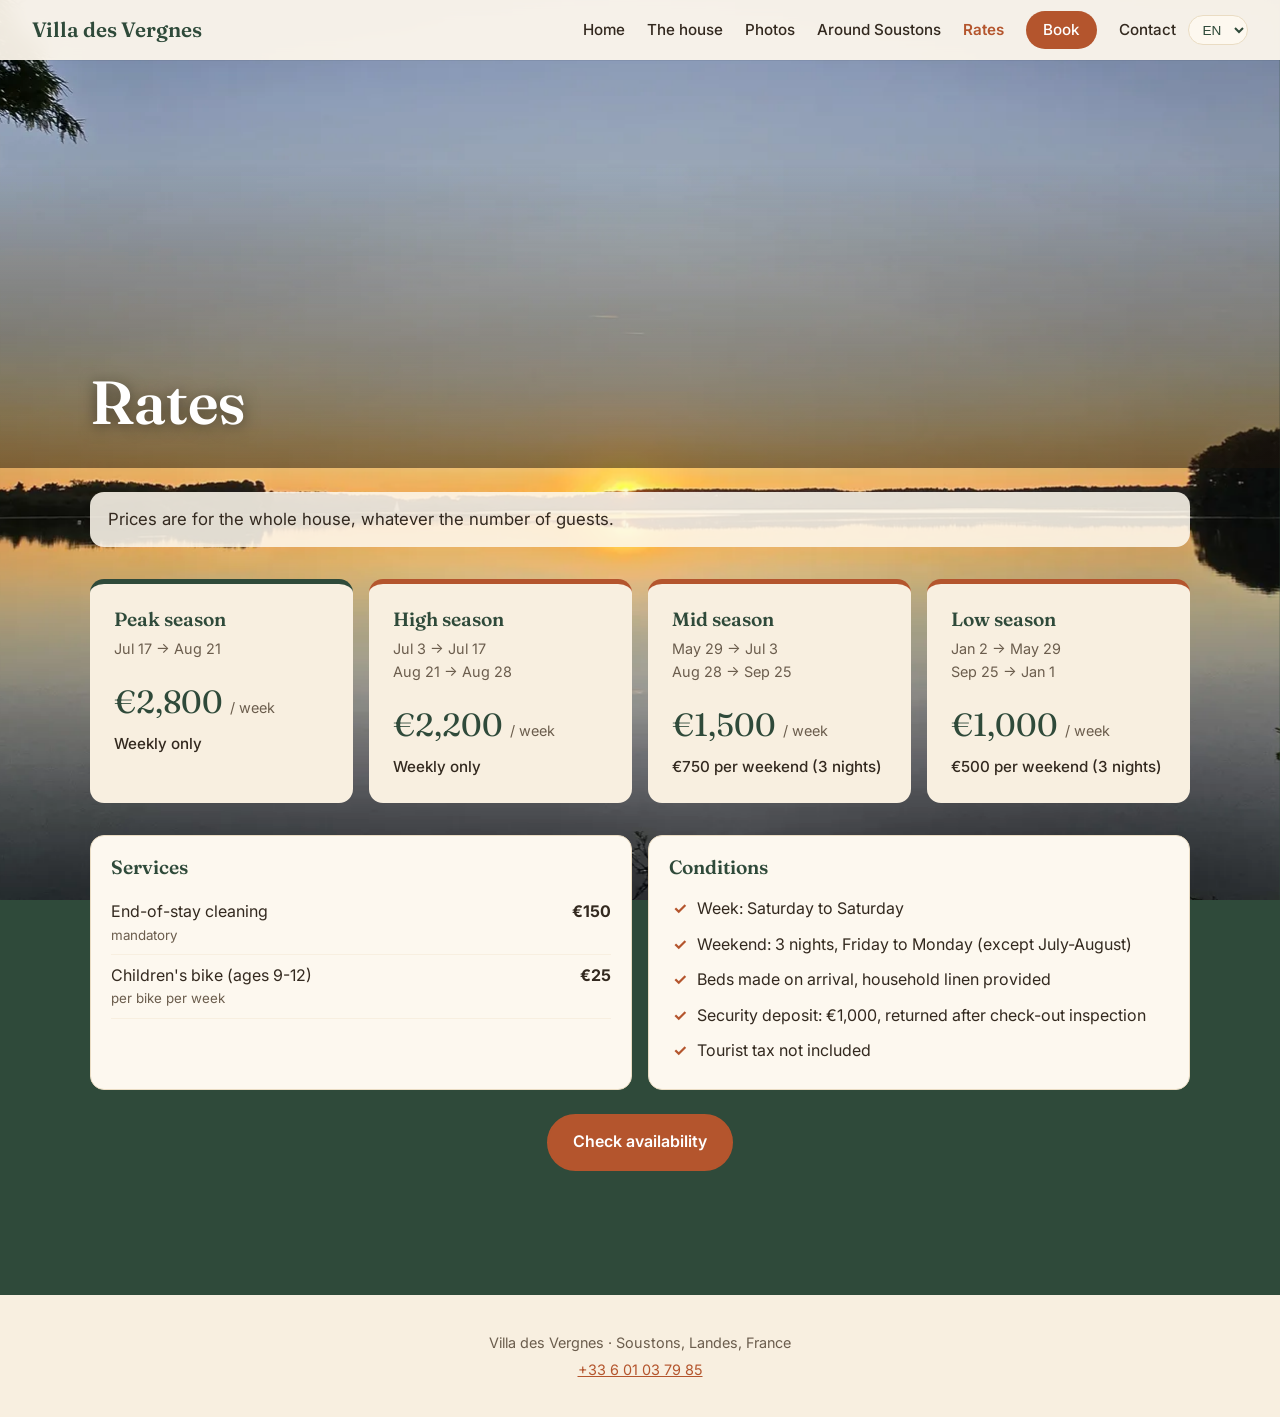
<file: tarifs.html>
<!doctype html>
<html lang="fr">
<head>
  <meta charset="utf-8">
  <meta name="robots" content="noindex, nofollow">
  <meta name="viewport" content="width=device-width, initial-scale=1">
  <title>Villa des Vergnes</title>
  <meta name="description" content="">
  <link rel="preconnect" href="https://fonts.googleapis.com">
  <link rel="preconnect" href="https://fonts.gstatic.com" crossorigin>
  <link href="https://fonts.googleapis.com/css2?family=Fraunces:opsz,wght@9..144,400;9..144,600&family=Inter:wght@400;500;600&display=swap" rel="stylesheet">
  <link rel="stylesheet" href="css/style.css?v=20261108c">
</head>
<body data-page="tarifs">
  <!-- L'en-tête (menu) et le pied de page sont construits par js/commun.js -->
  <header class="entete" id="entete"></header>

  <main>
    <div class="bandeau-page">
      <h1 data-t="tarifs.titre"></h1>
    </div>

    <section class="section en-tete-page">
      <div class="conteneur">
        <p class="intro" data-t="tarifs.intro"></p>
        <div class="tarifs" id="grille-tarifs"></div>

        <div class="deux-colonnes">
          <div class="carte">
            <h3 data-t="tarifs.titreServices"></h3>
            <ul class="liste-services" id="liste-services"></ul>
          </div>
          <div class="carte">
            <h3 data-t="tarifs.titreConditions"></h3>
            <ul class="liste-coches" id="liste-conditions"></ul>
          </div>
        </div>
        <p class="centre espace-haut"><a id="bouton-reserver" class="bouton" data-t="tarifs.bouton"></a></p>
      </div>
    </section>
  </main>

  <footer class="pied" id="pied"></footer>

  <!-- 1. données  2. liste des photos  3. textes  4. code commun  5. code de cette page -->
  <script src="config.js?v=20261108c"></script>
  <script src="photos/liste-photos.js?v=20261108c"></script>
  <script src="textes/fr.js?v=20261108c"></script>
  <script src="textes/en.js?v=20261108c"></script>
  <script src="textes/de.js?v=20261108c"></script>
  <script src="textes/es.js?v=20261108c"></script>
  <script src="textes/nl.js?v=20261108c"></script>
  <script src="js/commun.js?v=20261108c"></script>
  <script src="js/page-tarifs.js?v=20261108c"></script>
</body>
</html>
</file>
<file: css/style.css>
/* ============================================================
   STYLE DU SITE — écrit « mobile d'abord » :
   les règles de base sont pour le téléphone, puis les blocs
   @media (min-width: …) ajoutent les réglages pour les grands écrans.
   ============================================================ */

/* ---------- Couleurs et polices (à changer ici, partout d'un coup) ---------- */
:root {
  --pin: #2f4a3a;          /* vert pin des Landes */
  --accent: #b4552d;       /* terre cuite, comme les tuiles et les couchers de soleil */
  --sable: #f8efe0;        /* sable chaud */
  --sable-fonce: #eadcc3;
  --papier: #fdf8ef;       /* crème, à la place du blanc */
  --panneau: rgba(253, 247, 236, .88);  /* panneau crème, laisse deviner le paysage */
  --texte: #33291f;
  --texte-doux: #6b5d4d;
  --blanc: #ffffff;
  /* couleurs du calendrier */
  --dispo: #e3f1e6;   --dispo-bord: #8cc59a;
  --demande: #fdf0d5; --demande-bord: #e0a93b;
  --reserve: #ececec; --reserve-texte: #9a9a9a;
  --choix: #2f6f8f;
  --rayon: 14px;
  --titre: "Fraunces", Georgia, serif;
  --corps: "Inter", system-ui, sans-serif;
}

* { box-sizing: border-box; }
body {
  margin: 0;
  font-family: var(--corps);
  color: var(--texte);
  background: var(--pin);   /* couleur visible le temps que la photo de fond charge */
  line-height: 1.6;
}
img { max-width: 100%; display: block; }
h1, h2, h3 { font-family: var(--titre); font-weight: 600; line-height: 1.2; color: var(--pin); }
h1 { font-size: clamp(2rem, 6vw, 3rem); margin: 0 0 1rem; }
h2 { font-size: clamp(1.5rem, 4vw, 2.1rem); margin: 0 0 1rem; }
h3 { font-size: 1.2rem; margin: 0 0 .75rem; }
a { color: var(--accent); }
button { font: inherit; }

/* Photo de paysage fixe derrière toute la page */
.fond-page { position: fixed; inset: 0; z-index: -1; background-size: cover; background-position: center; }

/* Bandeau en haut de chaque page : une fenêtre ouverte sur le paysage, avec le titre */
.bandeau-page {
  min-height: 52vh; display: flex; align-items: flex-end;
  padding: 84px 20px 28px;
  background: linear-gradient(to top, rgba(30, 20, 10, .5), rgba(30, 20, 10, 0) 65%);
}
.bandeau-page h1 {
  width: 100%; max-width: 1100px; margin: 0 auto;
  color: var(--blanc); font-size: clamp(2.2rem, 6vw, 3.8rem);
  text-shadow: 0 2px 16px rgba(0, 0, 0, .5);
}
[data-page="reserver"] .bandeau-page { min-height: 32vh; } /* le calendrier arrive plus vite */

/* Le contenu est posé sur des panneaux crème, espacés pour laisser voir le paysage */
.conteneur { max-width: 1100px; margin: 0 auto; padding: 0 16px; }
.conteneur-etroit { max-width: 640px; }
.section { padding: 7vh 12px; }
.bandeau-page + .section { padding-top: 24px; }
main > .section:last-child { padding-bottom: 12vh; }
.section > .conteneur {
  background: var(--panneau);
  border-radius: var(--rayon);
  padding: 28px 16px;
  box-shadow: 0 6px 24px rgba(40, 25, 10, .22);
}
/* Maison, Autour, Tarifs : pas de grand panneau, chaque carte est posée sur le paysage */
body .section-serree > .conteneur,
body[data-page="autour"] .section > .conteneur,
body[data-page="tarifs"] .section > .conteneur { background: none; box-shadow: none; padding: 0; }
[data-page="autour"] .intro, [data-page="tarifs"] .intro {
  background: var(--panneau); color: var(--texte);
  padding: 14px 18px; border-radius: var(--rayon); max-width: none; margin: 0;
}
.centre { text-align: center; }
.espace-haut { margin-top: 1.5rem; }
.intro { font-size: 1.05rem; color: var(--texte-doux); max-width: 65ch; }
.note { font-size: .85rem; color: var(--texte-doux); }

/* ---------- Boutons ---------- */
.bouton {
  display: inline-block; cursor: pointer;
  padding: .85rem 1.5rem; border-radius: 999px;
  background: var(--accent); color: var(--blanc); border: 2px solid var(--accent);
  text-decoration: none; font-weight: 600;
  transition: transform .15s;
}
.bouton:hover { transform: translateY(-2px); }
.bouton:disabled { opacity: .6; cursor: wait; transform: none; }
.bouton-clair { background: rgba(255, 255, 255, .15); border-color: var(--blanc); }
.bouton-contour-fonce { background: transparent; color: var(--accent); }
.boutons { display: flex; flex-wrap: wrap; gap: 12px; }
.lien-fleche {
  display: inline-block; margin-top: 12px; padding: 0; cursor: pointer;
  background: none; border: 0; color: var(--accent); font-weight: 600; text-decoration: none;
}
.lien-fleche::after { content: " →"; }

/* ---------- En-tête et menu ---------- */
.entete {
  position: fixed; inset: 0 0 auto 0; z-index: 10;
  display: flex; align-items: center; justify-content: space-between; gap: 12px;
  height: 60px; padding: 0 16px;
  background: rgba(253, 247, 236, .94);
  backdrop-filter: blur(8px);
  box-shadow: 0 1px 0 rgba(0, 0, 0, .06);
}
.logo { font-family: var(--titre); font-size: 1.3rem; font-weight: 600; color: var(--pin); text-decoration: none; white-space: nowrap; }
.entete-droite { display: flex; align-items: center; gap: 8px; }
.choix-langue {
  font-size: .85rem; color: var(--pin); cursor: pointer;
  border: 1px solid var(--sable-fonce); border-radius: 999px;
  padding: .35rem .6rem; background: var(--papier);
}
.menu-bouton { font-size: 1.6rem; background: none; border: 0; cursor: pointer; color: var(--pin); }

/* Menu mobile : caché, il s'ouvre sous l'en-tête */
.menu {
  display: none;
  position: absolute; top: 60px; left: 0; right: 0;
  flex-direction: column;
  background: var(--papier); padding: 8px 16px 16px;
  box-shadow: 0 8px 16px rgba(0, 0, 0, .08);
}
.menu-ouvert .menu { display: flex; }
.menu a { padding: 12px 0; color: var(--texte); text-decoration: none; font-weight: 500; border-bottom: 1px solid var(--sable); }
.menu a.actif { color: var(--accent); font-weight: 600; }

/* ---------- Pied de page ---------- */
.pied { text-align: center; padding: 32px 16px; font-size: .9rem; color: var(--texte-doux); background: var(--sable); }
.pied p { margin: .25rem 0; }

/* ============================================================
   ACCUEIL
   ============================================================ */
.accueil { position: relative; min-height: 100svh; display: flex; align-items: flex-end; color: var(--blanc); }
.accueil-photo { position: absolute; inset: 0; width: 100%; height: 100%; object-fit: cover; }
.accueil::after {
  content: ""; position: absolute; inset: 0;
  background: linear-gradient(to top, rgba(0, 0, 0, .65), rgba(0, 0, 0, 0) 60%);
}
.accueil-texte { position: relative; z-index: 1; padding: 0 16px 56px; max-width: 760px; }
.accueil h1 { color: var(--blanc); font-size: clamp(2.4rem, 8vw, 4.2rem); margin: .2rem 0 .5rem; }
.accueil p { font-size: 1.1rem; margin: 0 0 1.5rem; }
.surtitre { text-transform: uppercase; letter-spacing: .15em; font-size: .8rem !important; margin: 0 !important; }

.atouts { list-style: none; padding: 0; margin: 2rem 0 0; display: grid; gap: 16px; }
.atouts li { background: var(--sable); border-radius: var(--rayon); padding: 24px; }
.atouts h3 { margin: .5rem 0 .25rem; }
.atouts p { margin: 0; color: var(--texte-doux); }
.atout-icone { font-size: 2rem; }

.bandeau-photos { display: grid; grid-template-columns: repeat(2, 1fr); gap: 8px; }
.bandeau-photos img { aspect-ratio: 4 / 3; object-fit: cover; border-radius: 8px; cursor: zoom-in; width: 100%; }

/* ============================================================
   LA MAISON
   ============================================================ */
.chiffres { list-style: none; padding: 0; margin: 2rem 0 0; display: grid; grid-template-columns: repeat(2, 1fr); gap: 12px; }
.chiffres li { background: var(--sable); border-radius: var(--rayon); padding: 16px; text-align: center; }
.chiffres li:last-child:nth-child(odd) { grid-column: 1 / -1; }
.chiffres strong { display: block; font-family: var(--titre); font-size: 1.6rem; color: var(--accent); }
.chiffres span { font-size: .9rem; color: var(--texte-doux); }

.piece {
  background: var(--panneau); border-radius: var(--rayon);
  padding: 20px 16px; margin-bottom: 7vh; display: grid; gap: 20px;
  box-shadow: 0 6px 24px rgba(40, 25, 10, .22);
}
.piece:last-child { margin-bottom: 0; }
.piece h2 { margin-bottom: .5rem; }
.piece-niveau { margin: 0; font-size: .8rem; text-transform: uppercase; letter-spacing: .12em; color: var(--accent); font-weight: 600; }
.piece-texte p { margin: 0 0 .5rem; }
.piece-photos { display: grid; grid-template-columns: repeat(3, 1fr); gap: 6px; }
.piece-photos .vignette-principale { grid-column: 1 / -1; aspect-ratio: 16 / 10; }
.piece-photos .vignette:nth-child(n+5) { display: none; } /* 4 photos max ici, les autres dans la visionneuse */

.deux-colonnes { display: grid; gap: 16px; }
.carte { border: 1px solid var(--sable-fonce); border-radius: var(--rayon); padding: 20px; background: var(--papier); }
.liste-coches { list-style: none; padding: 0; margin: 0; }
.liste-coches li { padding: 5px 0 5px 28px; position: relative; }
.liste-coches li::before { content: "✓"; position: absolute; left: 4px; color: var(--accent); font-weight: 700; }

/* Vignettes photo (maison et galerie) */
.vignette {
  padding: 0; border: 0; cursor: zoom-in; width: 100%;
  aspect-ratio: 4 / 3; overflow: hidden; border-radius: 8px; background: var(--sable-fonce);
}
.vignette img { width: 100%; height: 100%; object-fit: cover; transition: transform .4s; }
.vignette:hover img { transform: scale(1.05); }

/* ============================================================
   PHOTOS
   ============================================================ */
.filtres { display: flex; gap: 8px; overflow-x: auto; padding-bottom: 8px; margin-bottom: 8px; }
.filtre {
  flex: none; padding: .5rem 1rem; border-radius: 999px; cursor: pointer;
  border: 1px solid var(--sable-fonce); background: var(--papier);
}
.filtre.actif { background: var(--pin); color: var(--blanc); border-color: var(--pin); }
.galerie-titre { margin: 2rem 0 .75rem; font-size: 1.4rem; }
.galerie-titre span { font-family: var(--corps); font-size: .85rem; color: var(--texte-doux); font-weight: 400; }
.galerie { display: grid; grid-template-columns: repeat(2, 1fr); gap: 8px; }

/* ============================================================
   AUTOUR DE SOUSTONS
   ============================================================ */
.lieux { display: grid; gap: 16px; margin-top: 2rem; }
.lieu { border-radius: var(--rayon); overflow: hidden; background: var(--sable); display: flex; flex-direction: column; }
.lieu-photo { padding: 0; border: 0; cursor: zoom-in; aspect-ratio: 16 / 10; overflow: hidden; }
.lieu-photo img { width: 100%; height: 100%; object-fit: cover; }
.lieu-texte { padding: 20px; }
.lieu-texte h2 { font-size: 1.3rem; margin: .1rem 0 .4rem; }
.lieu-texte p { margin: 0; }
.lieu-distance { font-size: .8rem; font-weight: 600; color: var(--accent); text-transform: uppercase; letter-spacing: .08em; }
.lieu-sans-photo { border-left: 5px solid var(--accent); }

/* ============================================================
   TARIFS
   ============================================================ */
.tarifs { display: grid; gap: 16px; margin: 2rem 0; }
.tarif { border-radius: var(--rayon); padding: 24px; background: var(--sable); border-top: 5px solid var(--accent); }
.tarif-tresHaute { border-top-color: var(--pin); }
.tarif h3 { margin: 0; }
.tarif-periode { color: var(--texte-doux); font-size: .9rem; margin: .4rem 0 1rem; }
.tarif-prix { font-family: var(--titre); font-size: 2rem; margin: 0; color: var(--pin); }
.tarif-prix span { font-family: var(--corps); font-size: .9rem; color: var(--texte-doux); }
.tarif-we { margin: .25rem 0 0; font-weight: 500; font-size: .95rem; }
.liste-services { list-style: none; padding: 0; margin: 0; }
.liste-services li { display: flex; justify-content: space-between; gap: 12px; padding: 8px 0; border-bottom: 1px solid var(--sable); }
.liste-services small { display: block; color: var(--texte-doux); }

/* ============================================================
   RÉSERVER : calendrier
   ============================================================ */
.bandeau-essai { background: var(--demande); border: 1px solid var(--demande-bord); border-radius: 8px; padding: 10px 14px; font-size: .9rem; }
.reservation { display: grid; gap: 24px; margin-top: 1.5rem; }
.reservation > * { min-width: 0; } /* empêche la bande des mois d'élargir la page */

.legende-calendrier { list-style: none; padding: 0; margin: 0 0 12px; display: flex; flex-wrap: wrap; gap: 6px 16px; font-size: .85rem; }
.legende-calendrier li { display: flex; align-items: center; gap: 6px; }
.pastille { width: 16px; height: 16px; border-radius: 4px; display: inline-block; border: 2px solid; }

.mois-choix { display: flex; gap: 6px; overflow-x: auto; padding-bottom: 6px; }
.mois-choix button {
  flex: none; padding: .3rem .7rem; border-radius: 999px; cursor: pointer; font-size: .85rem;
  border: 1px solid var(--sable-fonce); background: var(--papier); text-transform: capitalize;
}
.mois-choix button.actif { background: var(--pin); color: var(--blanc); border-color: var(--pin); }
.mois-nav { display: flex; align-items: center; justify-content: space-between; margin: 12px 0; }
.mois-nav h2 { margin: 0; font-size: 1.4rem; text-transform: capitalize; }
.fleche { font-size: 1.8rem; line-height: 1; width: 44px; height: 44px; border-radius: 50%; border: 1px solid var(--sable-fonce); background: var(--papier); cursor: pointer; color: var(--pin); }
.fleche:disabled { opacity: .3; cursor: default; }

.jours-entete, .jours { display: grid; grid-template-columns: repeat(7, 1fr); text-align: center; }
.jours-entete { font-size: .75rem; color: var(--texte-doux); text-transform: capitalize; padding: 0 8px 4px; }

.semaine { margin-bottom: 8px; }
.semaine-bande {
  width: 100%; display: block; text-align: left; cursor: pointer;
  border: 2px solid; border-radius: 10px; padding: 8px 6px 6px;
  transition: transform .1s;
}
.semaine-bande:not(:disabled):hover { transform: translateY(-1px); }
.semaine-bande:disabled { cursor: not-allowed; }
.semaine-haut { display: flex; justify-content: space-between; align-items: baseline; padding: 0 4px; }
.semaine-dates { font-size: .85rem; }
.semaine-prix { font-family: var(--titre); font-size: 1.15rem; }
.semaine-etat { display: block; padding: 0 4px; font-size: .75rem; font-weight: 600; min-height: 1.2em; }
.jours span { padding: 4px 0; font-size: .85rem; border-radius: 6px; margin: 2px 1px 0; }
.jours .autre-mois { opacity: .45; }
.jours .nuit-choisie { background: rgba(255, 255, 255, .25); }

/* Couleurs par statut */
.pastille.etat-disponible, .semaine.etat-disponible .semaine-bande, .we.etat-disponible { background: var(--dispo); border-color: var(--dispo-bord); color: var(--texte); }
.pastille.etat-demande, .semaine.etat-demande .semaine-bande, .we.etat-demande { background: var(--demande); border-color: var(--demande-bord); color: var(--texte); }
.pastille.etat-reserve, .semaine.etat-reserve .semaine-bande, .we.etat-reserve,
.semaine.etat-passe .semaine-bande, .we.etat-passe { background: var(--reserve); border-color: var(--reserve); color: var(--reserve-texte); }
.pastille.etat-selection, .semaine.etat-selection .semaine-bande, .we.etat-selection { background: var(--choix); border-color: var(--choix); color: var(--blanc); }
.semaine.etat-reserve .semaine-prix, .semaine.etat-passe .semaine-prix, .we.etat-reserve strong { text-decoration: line-through; }
.semaine.etat-disponible .semaine-etat { color: #2f7a44; }
.semaine.etat-demande .semaine-etat, .we.etat-demande em { color: #9a6a0c; }

.we {
  margin: 4px 0 0 auto; width: 75%; display: flex; flex-wrap: wrap; justify-content: space-between; gap: 2px 8px;
  border: 2px solid; border-radius: 8px; padding: 4px 10px; font-size: .8rem; cursor: pointer; text-align: left;
}
.we:disabled { cursor: not-allowed; }
.we em { font-style: normal; font-weight: 600; width: 100%; }

/* ---------- Récapitulatif et formulaire ---------- */
.recap { background: var(--sable); border-radius: var(--rayon); padding: 20px; align-self: start; }
.recap h2 { font-size: 1.4rem; }
.recap-vide { color: var(--texte-doux); }
.recap-dates { display: grid; grid-template-columns: 1fr 1fr; gap: 12px; margin: 0; }
.recap-dates dt { font-size: .8rem; color: var(--texte-doux); }
.recap-dates dd { margin: 0; font-weight: 600; }
.recap-nuits { margin: .5rem 0; font-size: .9rem; color: var(--texte-doux); }
.recap-lignes { list-style: none; padding: 0; margin: 0; }
.recap-lignes li { display: flex; justify-content: space-between; gap: 12px; padding: 6px 0; border-bottom: 1px solid var(--sable-fonce); font-size: .95rem; }
.recap-total { font-weight: 700; font-size: 1.1rem !important; border-bottom: 0 !important; }

.formulaire { display: grid; gap: 12px; margin-top: 16px; }
.formulaire[hidden] { display: none; }
.formulaire h3 { margin: 8px 0 0; }
.formulaire label { display: grid; gap: 4px; font-size: .9rem; font-weight: 500; }
.formulaire input, .formulaire textarea {
  font: inherit; padding: .65rem .8rem; border-radius: 8px;
  border: 1px solid var(--sable-fonce); background: var(--papier);
}
.formulaire input:focus, .formulaire textarea:focus { outline: 2px solid var(--accent); border-color: var(--accent); }
#options-services { display: grid; gap: 12px; }
.deux-champs { display: grid; grid-template-columns: 1fr 1fr; gap: 12px; }
.piege { position: absolute; left: -9999px; }
.erreur { background: #fbe4e2; color: #8a2a20; border-radius: 8px; padding: 10px 14px; margin: 0; }
.merci { background: var(--dispo); border: 1px solid var(--dispo-bord); border-radius: var(--rayon); padding: 16px 20px; margin-top: 16px; }
.merci h3 { margin-top: 0; }

/* ============================================================
   VISIONNEUSE PLEIN ÉCRAN
   ============================================================ */
.visionneuse { position: fixed; inset: 0; z-index: 100; background: rgba(0, 0, 0, .96); display: flex; align-items: center; justify-content: center; }
.visionneuse[hidden] { display: none; }
.visionneuse figure { margin: 0; max-width: 100%; }
.visionneuse img { max-height: 82svh; max-width: 100vw; margin: 0 auto; }
.visionneuse figcaption { color: #ddd; text-align: center; padding: 12px; }
.vis-compteur { color: #999; font-size: .85rem; margin-left: 8px; }
.visionneuse button { position: absolute; background: none; border: 0; color: var(--blanc); font-size: 2.6rem; cursor: pointer; padding: 8px 16px; }
.visionneuse-fermer { top: 8px; right: 8px; font-size: 1.8rem !important; }
.visionneuse-prec { left: 0; }
.visionneuse-suiv { right: 0; }

/* ============================================================
   Tablette (700 px et plus)
   ============================================================ */
@media (min-width: 700px) {
  .atouts { grid-template-columns: repeat(2, 1fr); }
  .bandeau-photos { grid-template-columns: repeat(3, 1fr); }
  .chiffres { grid-template-columns: repeat(5, 1fr); }
  .chiffres li:last-child:nth-child(odd) { grid-column: auto; }
  .deux-colonnes { grid-template-columns: 1fr 1fr; }
  .galerie { grid-template-columns: repeat(3, 1fr); }
  .tarifs { grid-template-columns: repeat(2, 1fr); }
  .lieux { grid-template-columns: repeat(2, 1fr); }
  .piece { grid-template-columns: 1fr 1.6fr; align-items: start; gap: 32px; }
  .accueil-texte { padding: 0 48px 80px; }
  .section > .conteneur { padding: 36px 40px; }
  .piece { padding: 28px 32px; }
}

/* ============================================================
   Ordinateur (1100 px et plus) : menu visible en entier
   ============================================================ */
@media (min-width: 1100px) {
  .menu-bouton { display: none; }
  .menu {
    display: flex; position: static; flex-direction: row; align-items: center; gap: 22px;
    background: none; box-shadow: none; padding: 0; margin-left: auto;
  }
  .menu a { border: 0; padding: 0; font-size: .95rem; }
  .menu a.bouton-petit { padding: .45rem 1.1rem; border-radius: 999px; background: var(--accent); color: var(--blanc); }
  .entete { padding: 0 32px; }
  .atouts { grid-template-columns: repeat(4, 1fr); }
  .galerie { grid-template-columns: repeat(4, 1fr); }
  .tarifs { grid-template-columns: repeat(4, 1fr); }
  .lieux { grid-template-columns: repeat(3, 1fr); }
  .reservation { grid-template-columns: 1.5fr 1fr; align-items: start; }
  .recap { position: sticky; top: 80px; }
  .visionneuse button { font-size: 3.5rem; padding: 16px 28px; }
}
</file>
